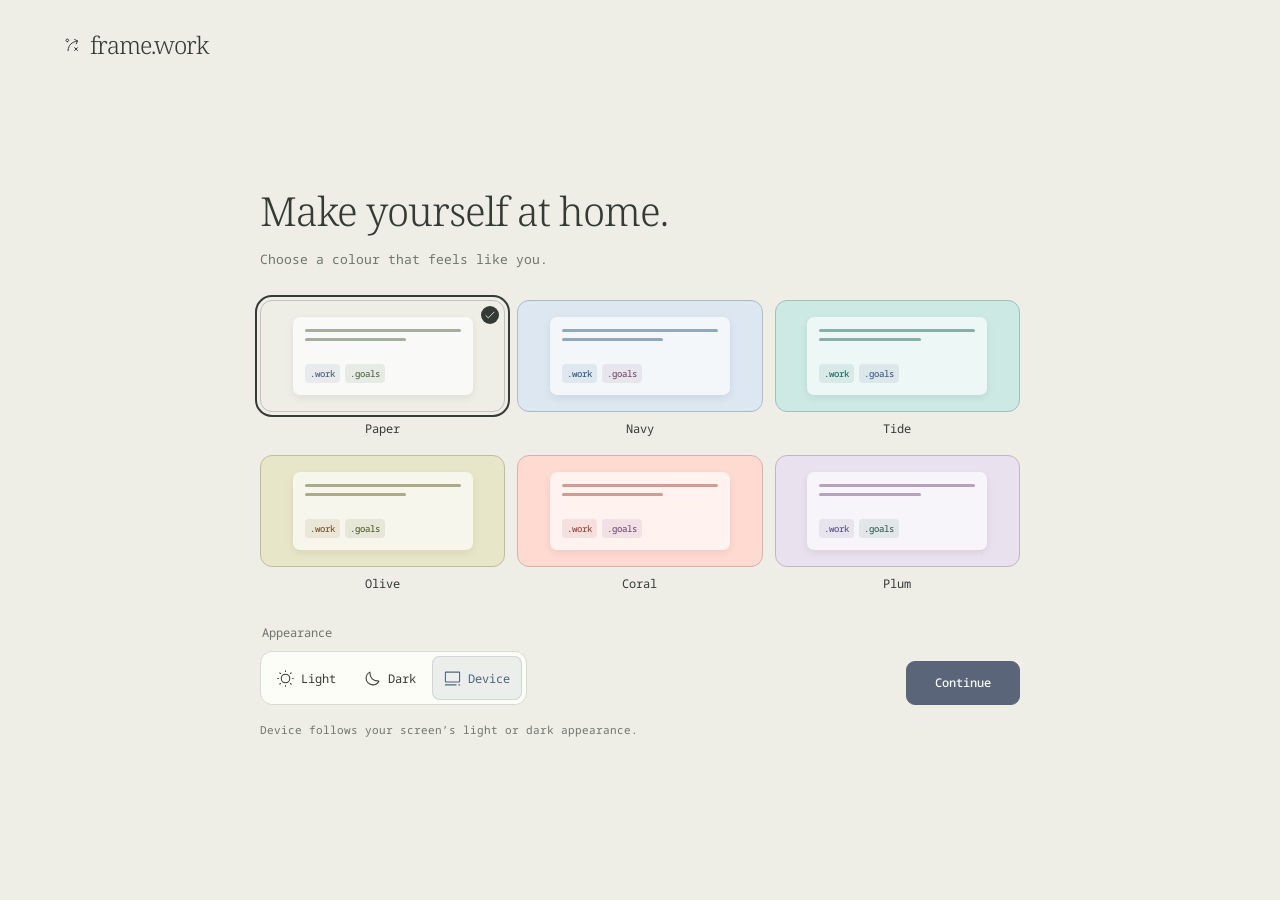
<file: index.html>
<!doctype html>
<html lang="en">
  <head>
    <meta charset="UTF-8" />
    <meta name="viewport" content="width=device-width,initial-scale=1" />
    <meta name="application-name" content="frame.work" />
    <title>frame.work · Goals &amp; progress</title>
    <link rel="icon" href="./favicon.ico" sizes="16x16 32x32 48x48" />
    <link rel="icon" type="image/svg+xml" href="./favicon.svg" sizes="any" />
    <script type="module" crossorigin src="./assets/index-BCAseM51.js"></script>
    <link rel="stylesheet" crossorigin href="./assets/index-CFaYDESq.css">
  </head>
  <body>
    <div id="root"></div>
  </body>
</html>
</file>
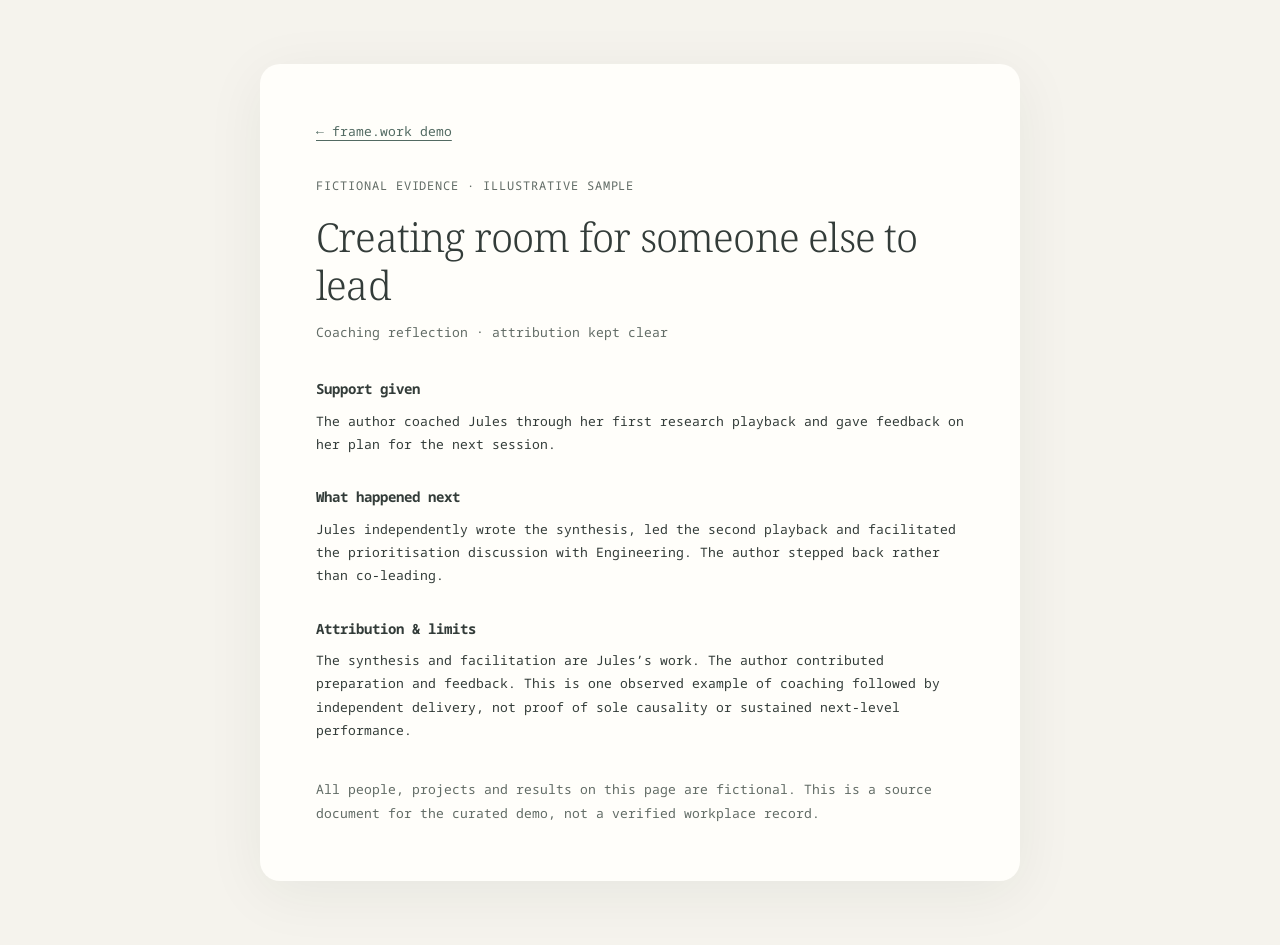
<file: evidence/aurora-coaching.html>
<!doctype html><html lang="en"><head><meta charset="utf-8"><meta name="viewport" content="width=device-width,initial-scale=1"><title>Creating room for someone else to lead · frame.work</title><link rel="icon" href="../favicon.ico" sizes="16x16 32x32 48x48"><link rel="icon" type="image/svg+xml" href="../favicon.svg" sizes="any"><link rel="stylesheet" href="./evidence.css"></head><body><main><a href="../">← frame.work demo</a><header><p class="eyebrow">Fictional evidence · illustrative sample</p><h1>Creating room for someone else to lead</h1><p class="subtitle">Coaching reflection · attribution kept clear</p></header><section><h2>Support given</h2><p>The author coached Jules through her first research playback and gave feedback on her plan for the next session.</p></section><section><h2>What happened next</h2><p>Jules independently wrote the synthesis, led the second playback and facilitated the prioritisation discussion with Engineering. The author stepped back rather than co-leading.</p></section><section><h2>Attribution &amp; limits</h2><p>The synthesis and facilitation are Jules’s work. The author contributed preparation and feedback. This is one observed example of coaching followed by independent delivery, not proof of sole causality or sustained next-level performance.</p></section><footer>All people, projects and results on this page are fictional. This is a source document for the curated demo, not a verified workplace record.</footer></main></body></html>
</file>
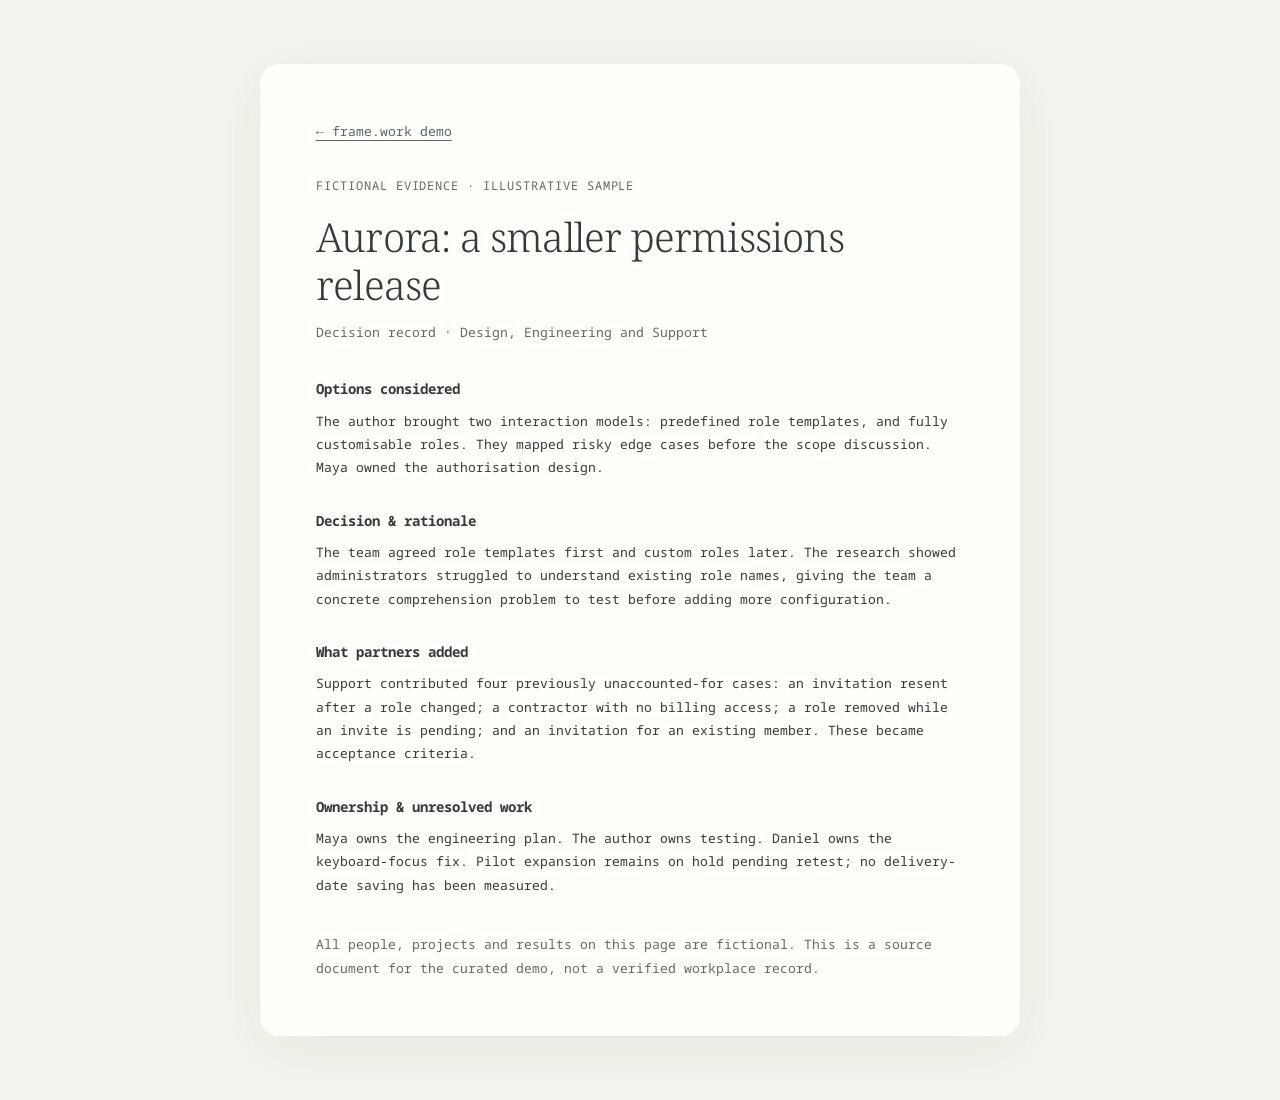
<file: evidence/aurora-decision.html>
<!doctype html><html lang="en"><head><meta charset="utf-8"><meta name="viewport" content="width=device-width,initial-scale=1"><title>Aurora: a smaller permissions release · frame.work</title><link rel="icon" href="../favicon.ico" sizes="16x16 32x32 48x48"><link rel="icon" type="image/svg+xml" href="../favicon.svg" sizes="any"><link rel="stylesheet" href="./evidence.css"></head><body><main><a href="../">← frame.work demo</a><header><p class="eyebrow">Fictional evidence · illustrative sample</p><h1>Aurora: a smaller permissions release</h1><p class="subtitle">Decision record · Design, Engineering and Support</p></header><section><h2>Options considered</h2><p>The author brought two interaction models: predefined role templates, and fully customisable roles. They mapped risky edge cases before the scope discussion. Maya owned the authorisation design.</p></section><section><h2>Decision &amp; rationale</h2><p>The team agreed role templates first and custom roles later. The research showed administrators struggled to understand existing role names, giving the team a concrete comprehension problem to test before adding more configuration.</p></section><section><h2>What partners added</h2><p>Support contributed four previously unaccounted-for cases: an invitation resent after a role changed; a contractor with no billing access; a role removed while an invite is pending; and an invitation for an existing member. These became acceptance criteria.</p></section><section><h2>Ownership &amp; unresolved work</h2><p>Maya owns the engineering plan. The author owns testing. Daniel owns the keyboard-focus fix. Pilot expansion remains on hold pending retest; no delivery-date saving has been measured.</p></section><footer>All people, projects and results on this page are fictional. This is a source document for the curated demo, not a verified workplace record.</footer></main></body></html>
</file>
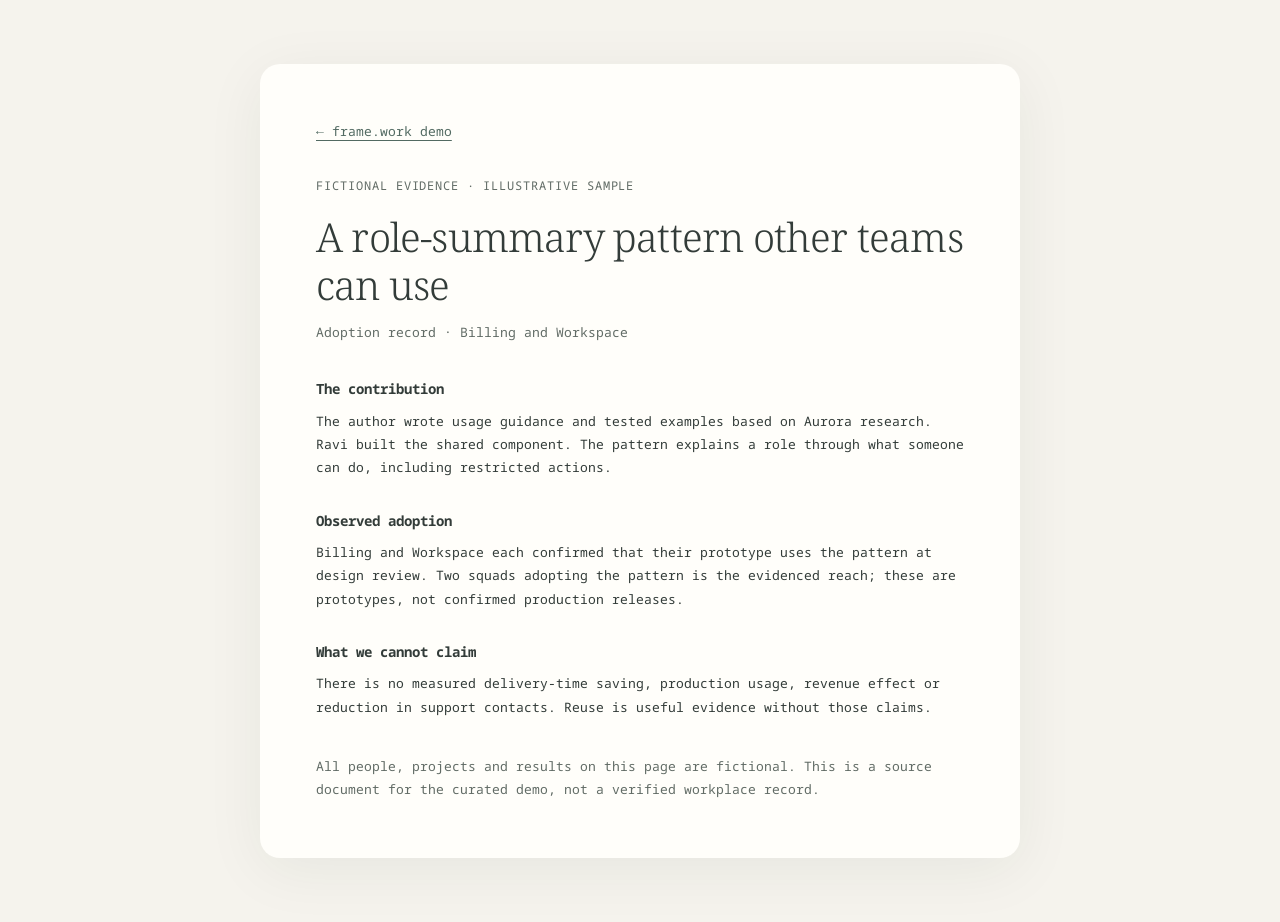
<file: evidence/aurora-pattern.html>
<!doctype html><html lang="en"><head><meta charset="utf-8"><meta name="viewport" content="width=device-width,initial-scale=1"><title>A role-summary pattern other teams can use · frame.work</title><link rel="icon" href="../favicon.ico" sizes="16x16 32x32 48x48"><link rel="icon" type="image/svg+xml" href="../favicon.svg" sizes="any"><link rel="stylesheet" href="./evidence.css"></head><body><main><a href="../">← frame.work demo</a><header><p class="eyebrow">Fictional evidence · illustrative sample</p><h1>A role-summary pattern other teams can use</h1><p class="subtitle">Adoption record · Billing and Workspace</p></header><section><h2>The contribution</h2><p>The author wrote usage guidance and tested examples based on Aurora research. Ravi built the shared component. The pattern explains a role through what someone can do, including restricted actions.</p></section><section><h2>Observed adoption</h2><p>Billing and Workspace each confirmed that their prototype uses the pattern at design review. Two squads adopting the pattern is the evidenced reach; these are prototypes, not confirmed production releases.</p></section><section><h2>What we cannot claim</h2><p>There is no measured delivery-time saving, production usage, revenue effect or reduction in support contacts. Reuse is useful evidence without those claims.</p></section><footer>All people, projects and results on this page are fictional. This is a source document for the curated demo, not a verified workplace record.</footer></main></body></html>
</file>
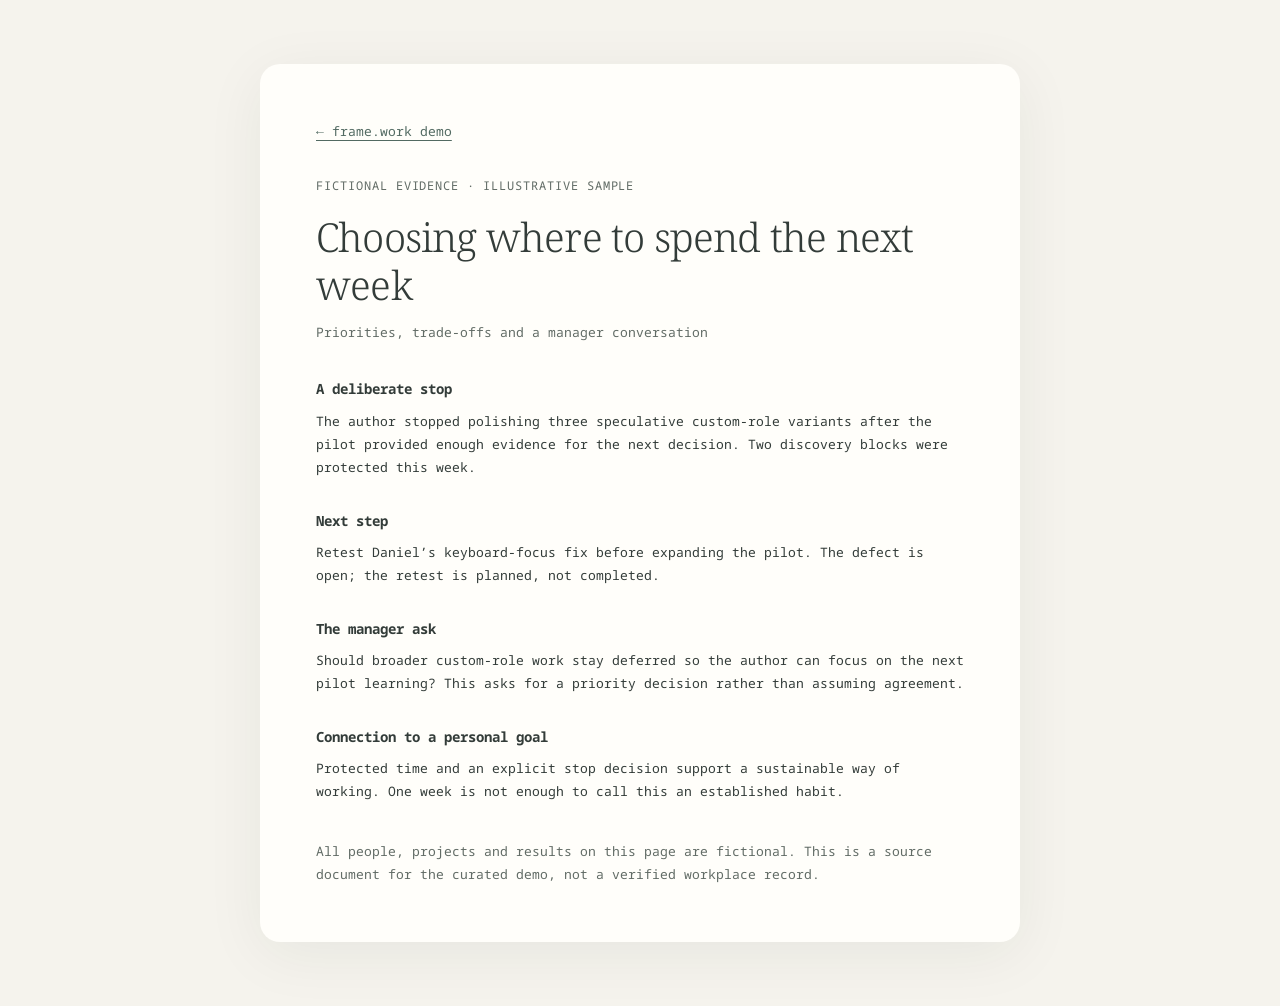
<file: evidence/aurora-priorities.html>
<!doctype html><html lang="en"><head><meta charset="utf-8"><meta name="viewport" content="width=device-width,initial-scale=1"><title>Choosing where to spend the next week · frame.work</title><link rel="icon" href="../favicon.ico" sizes="16x16 32x32 48x48"><link rel="icon" type="image/svg+xml" href="../favicon.svg" sizes="any"><link rel="stylesheet" href="./evidence.css"></head><body><main><a href="../">← frame.work demo</a><header><p class="eyebrow">Fictional evidence · illustrative sample</p><h1>Choosing where to spend the next week</h1><p class="subtitle">Priorities, trade-offs and a manager conversation</p></header><section><h2>A deliberate stop</h2><p>The author stopped polishing three speculative custom-role variants after the pilot provided enough evidence for the next decision. Two discovery blocks were protected this week.</p></section><section><h2>Next step</h2><p>Retest Daniel’s keyboard-focus fix before expanding the pilot. The defect is open; the retest is planned, not completed.</p></section><section><h2>The manager ask</h2><p>Should broader custom-role work stay deferred so the author can focus on the next pilot learning? This asks for a priority decision rather than assuming agreement.</p></section><section><h2>Connection to a personal goal</h2><p>Protected time and an explicit stop decision support a sustainable way of working. One week is not enough to call this an established habit.</p></section><footer>All people, projects and results on this page are fictional. This is a source document for the curated demo, not a verified workplace record.</footer></main></body></html>
</file>
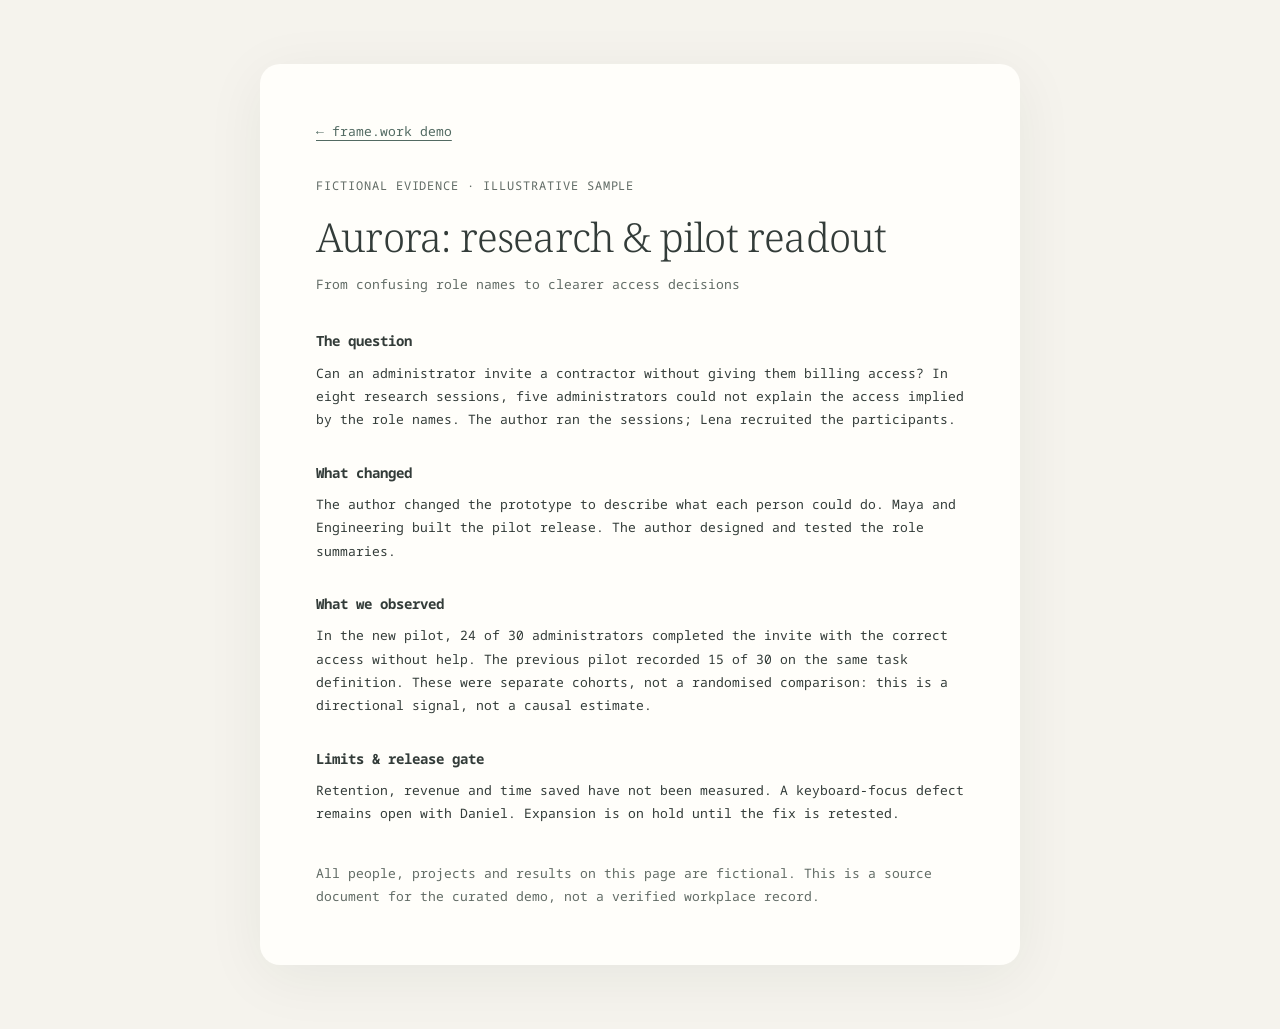
<file: evidence/aurora-research.html>
<!doctype html><html lang="en"><head><meta charset="utf-8"><meta name="viewport" content="width=device-width,initial-scale=1"><title>Aurora: research &amp; pilot readout · frame.work</title><link rel="icon" href="../favicon.ico" sizes="16x16 32x32 48x48"><link rel="icon" type="image/svg+xml" href="../favicon.svg" sizes="any"><link rel="stylesheet" href="./evidence.css"></head><body><main><a href="../">← frame.work demo</a><header><p class="eyebrow">Fictional evidence · illustrative sample</p><h1>Aurora: research &amp; pilot readout</h1><p class="subtitle">From confusing role names to clearer access decisions</p></header><section><h2>The question</h2><p>Can an administrator invite a contractor without giving them billing access? In eight research sessions, five administrators could not explain the access implied by the role names. The author ran the sessions; Lena recruited the participants.</p></section><section><h2>What changed</h2><p>The author changed the prototype to describe what each person could do. Maya and Engineering built the pilot release. The author designed and tested the role summaries.</p></section><section><h2>What we observed</h2><p>In the new pilot, 24 of 30 administrators completed the invite with the correct access without help. The previous pilot recorded 15 of 30 on the same task definition. These were separate cohorts, not a randomised comparison: this is a directional signal, not a causal estimate.</p></section><section><h2>Limits &amp; release gate</h2><p>Retention, revenue and time saved have not been measured. A keyboard-focus defect remains open with Daniel. Expansion is on hold until the fix is retested.</p></section><footer>All people, projects and results on this page are fictional. This is a source document for the curated demo, not a verified workplace record.</footer></main></body></html>
</file>
<file: assets/index-CFaYDESq.css>
@font-face{font-family:Noto Sans Mono Variable;font-style:normal;font-display:swap;font-weight:100 900;src:url(./noto-sans-mono-cyrillic-ext-wght-normal-CFdLnqWt.woff2) format("woff2-variations");unicode-range:U+0460-052F,U+1C80-1C8A,U+20B4,U+2DE0-2DFF,U+A640-A69F,U+FE2E-FE2F}@font-face{font-family:Noto Sans Mono Variable;font-style:normal;font-display:swap;font-weight:100 900;src:url(./noto-sans-mono-cyrillic-wght-normal-Bt8FJ3Mn.woff2) format("woff2-variations");unicode-range:U+0301,U+0400-045F,U+0490-0491,U+04B0-04B1,U+2116}@font-face{font-family:Noto Sans Mono Variable;font-style:normal;font-display:swap;font-weight:100 900;src:url(./noto-sans-mono-greek-ext-wght-normal-D70fr4An.woff2) format("woff2-variations");unicode-range:U+1F00-1FFF}@font-face{font-family:Noto Sans Mono Variable;font-style:normal;font-display:swap;font-weight:100 900;src:url(./noto-sans-mono-greek-wght-normal-CxbW-kt-.woff2) format("woff2-variations");unicode-range:U+0370-0377,U+037A-037F,U+0384-038A,U+038C,U+038E-03A1,U+03A3-03FF}@font-face{font-family:Noto Sans Mono Variable;font-style:normal;font-display:swap;font-weight:100 900;src:url(./noto-sans-mono-vietnamese-wght-normal-R4O-K-Ty.woff2) format("woff2-variations");unicode-range:U+0102-0103,U+0110-0111,U+0128-0129,U+0168-0169,U+01A0-01A1,U+01AF-01B0,U+0300-0301,U+0303-0304,U+0308-0309,U+0323,U+0329,U+1EA0-1EF9,U+20AB}@font-face{font-family:Noto Sans Mono Variable;font-style:normal;font-display:swap;font-weight:100 900;src:url(./noto-sans-mono-latin-ext-wght-normal-Co5HW6fV.woff2) format("woff2-variations");unicode-range:U+0100-02BA,U+02BD-02C5,U+02C7-02CC,U+02CE-02D7,U+02DD-02FF,U+0304,U+0308,U+0329,U+1D00-1DBF,U+1E00-1E9F,U+1EF2-1EFF,U+2020,U+20A0-20AB,U+20AD-20C0,U+2113,U+2C60-2C7F,U+A720-A7FF}@font-face{font-family:Noto Sans Mono Variable;font-style:normal;font-display:swap;font-weight:100 900;src:url(./noto-sans-mono-latin-wght-normal-BOJxtwUa.woff2) format("woff2-variations");unicode-range:U+0000-00FF,U+0131,U+0152-0153,U+02BB-02BC,U+02C6,U+02DA,U+02DC,U+0304,U+0308,U+0329,U+2000-206F,U+20AC,U+2122,U+2191,U+2193,U+2212,U+2215,U+FEFF,U+FFFD}@font-face{font-family:"Noto Serif Variable";font-style:normal;font-display:swap;font-weight:100 900;src:url(./noto-serif-cyrillic-ext-wght-normal-DwsuhU2Y.woff2) format("woff2-variations");unicode-range:U+0460-052F,U+1C80-1C8A,U+20B4,U+2DE0-2DFF,U+A640-A69F,U+FE2E-FE2F}@font-face{font-family:"Noto Serif Variable";font-style:normal;font-display:swap;font-weight:100 900;src:url(./noto-serif-cyrillic-wght-normal-CeZyc_3Q.woff2) format("woff2-variations");unicode-range:U+0301,U+0400-045F,U+0490-0491,U+04B0-04B1,U+2116}@font-face{font-family:"Noto Serif Variable";font-style:normal;font-display:swap;font-weight:100 900;src:url(./noto-serif-greek-ext-wght-normal-B0csX6R_.woff2) format("woff2-variations");unicode-range:U+1F00-1FFF}@font-face{font-family:"Noto Serif Variable";font-style:normal;font-display:swap;font-weight:100 900;src:url(./noto-serif-greek-wght-normal-BWSpOBI-.woff2) format("woff2-variations");unicode-range:U+0370-0377,U+037A-037F,U+0384-038A,U+038C,U+038E-03A1,U+03A3-03FF}@font-face{font-family:"Noto Serif Variable";font-style:normal;font-display:swap;font-weight:100 900;src:url(./noto-serif-math-wght-normal-ChZGBGZa.woff2) format("woff2-variations");unicode-range:U+0302-0303,U+0305,U+0307-0308,U+0310,U+0312,U+0315,U+031A,U+0326-0327,U+032C,U+032F-0330,U+0332-0333,U+0338,U+033A,U+0346,U+034D,U+0391-03A1,U+03A3-03A9,U+03B1-03C9,U+03D1,U+03D5-03D6,U+03F0-03F1,U+03F4-03F5,U+2016-2017,U+2034-2038,U+203C,U+2040,U+2043,U+2047,U+2050,U+2057,U+205F,U+2070-2071,U+2074-208E,U+2090-209C,U+20D0-20DC,U+20E1,U+20E5-20EF,U+2100-2112,U+2114-2115,U+2117-2121,U+2123-214F,U+2190,U+2192,U+2194-21AE,U+21B0-21E5,U+21F1-21F2,U+21F4-2211,U+2213-2214,U+2216-22FF,U+2308-230B,U+2310,U+2319,U+231C-2321,U+2336-237A,U+237C,U+2395,U+239B-23B7,U+23D0,U+23DC-23E1,U+2474-2475,U+25AF,U+25B3,U+25B7,U+25BD,U+25C1,U+25CA,U+25CC,U+25FB,U+266D-266F,U+27C0-27FF,U+2900-2AFF,U+2B0E-2B11,U+2B30-2B4C,U+2BFE,U+3030,U+FF5B,U+FF5D,U+1D400-1D7FF,U+1EE00-1EEFF}@font-face{font-family:"Noto Serif Variable";font-style:normal;font-display:swap;font-weight:100 900;src:url(./noto-serif-vietnamese-wght-normal-G-hP2cUo.woff2) format("woff2-variations");unicode-range:U+0102-0103,U+0110-0111,U+0128-0129,U+0168-0169,U+01A0-01A1,U+01AF-01B0,U+0300-0301,U+0303-0304,U+0308-0309,U+0323,U+0329,U+1EA0-1EF9,U+20AB}@font-face{font-family:"Noto Serif Variable";font-style:normal;font-display:swap;font-weight:100 900;src:url(./noto-serif-latin-ext-wght-normal-NX2Olof3.woff2) format("woff2-variations");unicode-range:U+0100-02BA,U+02BD-02C5,U+02C7-02CC,U+02CE-02D7,U+02DD-02FF,U+0304,U+0308,U+0329,U+1D00-1DBF,U+1E00-1E9F,U+1EF2-1EFF,U+2020,U+20A0-20AB,U+20AD-20C0,U+2113,U+2C60-2C7F,U+A720-A7FF}@font-face{font-family:"Noto Serif Variable";font-style:normal;font-display:swap;font-weight:100 900;src:url(./noto-serif-latin-wght-normal-DKWgU5qY.woff2) format("woff2-variations");unicode-range:U+0000-00FF,U+0131,U+0152-0153,U+02BB-02BC,U+02C6,U+02DA,U+02DC,U+0304,U+0308,U+0329,U+2000-206F,U+20AC,U+2122,U+2191,U+2193,U+2212,U+2215,U+FEFF,U+FFFD}:root{color-scheme:light;--work-tint: #eaf0f6;--work-ink: #4e647c;--work-edge: #d8e2ec;--work-hover: #dfe8f1;--goals-tint: #eaf0e5;--goals-ink: #52674b;--goals-edge: #d9e2d1;--goals-hover: #e0e9d9;--canvas: #eeeee7;--surface: #fdfdf8;--card: #fffffb;--hover: #f0f2e9;--border: #d8dccf;--soft: #edf0e6;--positive-bg: #edf2e6;--positive-ink: #4a6348;--error-bg: #fff0ea;--error-ink: #843d32;--error-border: #ddbeb4;--secondary-ink: #747b6c;--surface-edge: #ffffffb3;--primary-hover: #4b566b;font-family:Noto Sans Mono Variable,monospace;font-synthesis:none;color:var(--ink);background:var(--canvas);--ink: #353a34;--muted: #70756b;--line: #e3e5db;--blue: #5b6579;--focus-ring: #7a94ae;--space-1: 8px;--space-2: 12px;--space-3: 16px;--space-4: 24px;--space-5: 32px}*{box-sizing:border-box}body{margin:0}button,input,textarea,select{font:inherit;color:inherit}button,a,input,textarea,select{touch-action:manipulation}button{cursor:pointer;border:1px solid var(--border);border-radius:9px;padding:10px 14px;background:var(--card);font-size:12px;font-weight:500;line-height:1.4}button:hover:not(:disabled){background:var(--hover)}button:disabled{opacity:.45;cursor:not-allowed}a{color:var(--blue);text-underline-offset:3px}button:focus-visible,a:focus-visible,input:focus-visible,textarea:focus-visible,select:focus-visible,summary:focus-visible{outline:2px solid var(--focus-ring);outline-offset:2px}a:focus-visible,summary:focus-visible{border-radius:4px}input,textarea,select{background:var(--card);border:1px solid var(--border);border-radius:9px;padding:10px 14px;font-size:13px}textarea{width:100%;resize:vertical;line-height:1.6}input[type=checkbox]{width:16px;height:16px;flex-shrink:0;accent-color:var(--blue)}h1,h2,h3,p{margin-top:0}h2{font-size:14px;font-weight:500}.primary{background:var(--blue);border-color:var(--blue);color:#fff}.primary:hover:not(:disabled){background:var(--primary-hover)}.text-button{padding:0;background:none;border:0;color:var(--blue);font-size:12px;font-weight:400}.text-button:hover:not(:disabled){background:none;text-decoration:underline}.fine{color:var(--muted);font-size:12px;line-height:1.6}.kind,.eyebrow{display:block;font-size:10px;line-height:1.5;letter-spacing:.5px;color:var(--muted)}.hidden{display:none}.sr-only{position:absolute;width:1px;height:1px;margin:-1px;padding:0;overflow:hidden;clip:rect(0,0,0,0);white-space:nowrap;border:0}.app{position:relative;height:100dvh;width:100%;display:grid;grid-template-columns:minmax(0,1fr) clamp(360px,30vw,560px);overflow:hidden;background:var(--canvas)}.workspace{min-width:0;min-height:0}.layout{display:flow-root;height:100%}.workspace main{height:calc(100% - 24px);margin:12px;padding:32px;overflow-y:auto;overscroll-behavior:contain;min-width:0;background:var(--surface);border:1px solid var(--surface-edge);border-radius:24px;box-shadow:0 4px 20px #343c3010,0 1px 4px #343c3007}.work-header{display:flex;align-items:center;justify-content:space-between;gap:16px;margin-bottom:32px}.brand{font-family:"Noto Serif Variable",serif;font-size:26px;letter-spacing:-1px;font-weight:300;text-decoration:none;color:var(--ink);display:flex;align-items:center;gap:10px}.brandmark{font-family:Noto Sans Mono Variable,monospace;font-size:28px;color:var(--secondary-ink);line-height:1}.settings-button{display:flex;align-items:center;gap:8px;border:0;background:transparent;padding:8px;color:var(--muted);font-weight:400}.settings-button>span{font-size:17px}.section-heading h2,.context-board h1{font-family:Noto Sans Mono Variable,monospace;font-size:13px;font-weight:500;letter-spacing:0;margin:0}.section-heading{display:flex;align-items:center;justify-content:space-between;flex-wrap:wrap;gap:16px;margin-bottom:16px}.section-heading h2>span{display:inline-block;margin-left:10px;color:var(--muted);font-size:11px;font-weight:400}.work-search{position:relative;width:260px;max-width:100%;min-width:0}.work-search>.icon{position:absolute;inset-inline-start:12px;top:50%;transform:translateY(-50%);width:16px;height:16px;color:var(--muted);pointer-events:none}.work-search input{display:block;width:100%;min-width:0;min-height:40px;padding-inline:38px 12px;font-size:12px;line-height:1.5}@media(pointer:coarse){.work-search input{min-height:44px}}.work-grid{display:grid;grid-template-columns:repeat(auto-fill,minmax(230px,1fr));gap:16px}.work-card{height:280px;min-width:0}.work-card-open{display:flex;flex-direction:column;width:100%;height:100%;text-align:left;padding:24px;border:1px solid var(--border);border-radius:24px;background:var(--card);box-shadow:0 2px 8px #55564404;font-weight:400}.work-card-open:hover:not(:disabled){background:var(--hover);border-color:var(--border);box-shadow:0 6px 18px #5556440a}.work-card-open>time,.work-card-open>.kind{font-size:11px;color:var(--muted)}.work-card-open>p{font-family:"Noto Serif Variable",serif;font-size:24px;font-weight:300;line-height:1.3;letter-spacing:-.5px;margin:16px 0;overflow:hidden;overflow-wrap:anywhere;display:-webkit-box;-webkit-line-clamp:5;-webkit-box-orient:vertical}.work-card-bottom{margin-top:auto;width:100%;display:flex;align-items:center;justify-content:space-between;gap:8px;font-size:11px;line-height:1.4;color:var(--muted)}.work-card-bottom>span:last-child{margin-left:auto;font-size:16px}.empty{padding:40px 24px;text-align:center;border:1px dashed var(--border);border-radius:24px;color:var(--muted)}.empty>span{display:none}.empty h3{font-family:"Noto Serif Variable",serif;font-size:24px;color:var(--ink);font-weight:300;margin-bottom:12px}.empty p{font-size:13px;line-height:1.6;max-width:380px;margin:0 auto}.selection-bar{position:sticky;bottom:0;display:flex;align-items:center;justify-content:space-between;gap:16px;margin-top:24px;padding:12px 16px;background:var(--soft);border:1px solid var(--border);border-radius:12px;box-shadow:0 6px 20px #343c3010;font-size:12px}.error{padding:12px 16px;color:var(--error-ink);background:var(--error-bg);border:1px solid var(--error-border);border-radius:9px;font-size:12px;line-height:1.6;margin:0 0 16px}.notice{padding:10px 14px;background:var(--positive-bg);color:var(--positive-ink);border-radius:9px;font-size:12px;line-height:1.5;margin-bottom:20px}.note-modal{--modal-accent: var(--work-ink);--modal-tint: var(--work-tint);position:fixed;inset:auto 0 max(24px,env(safe-area-inset-bottom));margin:0 auto;width:min(680px,calc(100vw - 32px));max-height:calc(100dvh - max(24px,env(safe-area-inset-bottom)) - 24px);overflow-y:auto;border:1px solid color-mix(in srgb,var(--modal-accent) 22%,var(--card));border-radius:28px;padding:24px;color:var(--ink);background:color-mix(in srgb,var(--modal-tint) 30%,var(--card));box-shadow:0 16px 64px color-mix(in srgb,var(--ink) 16%,transparent),0 2px 6px #00000008;overscroll-behavior:contain;transform-origin:50% 100%}.note-modal:is(.tracking-modal,.cycle-modal,.context-dialog){--modal-accent: var(--goals-ink);--modal-tint: var(--goals-tint)}.note-modal::backdrop{background:color-mix(in srgb,var(--ink) 10%,transparent);-webkit-backdrop-filter:blur(3px);backdrop-filter:blur(3px)}:root[data-theme=dark] .note-modal::backdrop{background:color-mix(in srgb,var(--surface) 28%,transparent)}.note-modal>.note-modal-heading{display:grid;grid-template-columns:44px minmax(0,1fr) 44px;gap:20px 12px;align-items:center}.note-modal>.note-modal-heading>:is(h2,div){grid-column:1 / -1;grid-row:2;min-width:0}.note-modal>.note-modal-heading h2{font-size:23px;line-height:1.3;overflow-wrap:anywhere}.note-modal>.note-modal-heading>button{grid-column:3;grid-row:1;width:44px;height:44px;background:transparent;color:var(--muted)}.modal-symbol{position:relative;grid-column:1;grid-row:1;display:grid;place-items:center;width:44px;height:44px;border-radius:14px;background:var(--modal-accent);color:var(--card);rotate:-7deg}:root[data-theme=dark] .modal-symbol{color:var(--canvas)}.modal-symbol>.icon{width:23px;height:23px}.modal-symbol>span{position:absolute;right:-8px;bottom:-3px;display:grid;place-items:center;width:23px;height:23px;border-radius:8px;background:var(--card);color:var(--modal-accent);border:2px solid var(--modal-tint);rotate:14deg}.modal-symbol>span .icon{width:14px;height:14px}@media(prefers-reduced-motion:no-preference){:root:not([data-reduce-motion=true]) .note-modal[open]{animation:modal-unfold .44s cubic-bezier(.16,1,.3,1) both}:root:not([data-reduce-motion=true]) .note-modal[open] .modal-symbol{animation:modal-symbol .44s cubic-bezier(.16,1,.3,1) both}}@keyframes modal-unfold{0%{clip-path:inset(70% 38% 0 round 28px);transform:translateY(12px) scale(.97);opacity:0}25%{opacity:1}to{clip-path:inset(0 round 28px);transform:translateY(0) scale(1);opacity:1}}@keyframes modal-symbol{0%{rotate:-17deg}to{rotate:-7deg}}.note-modal-heading{display:flex;align-items:center;justify-content:space-between;gap:16px;margin-bottom:24px}.note-modal-heading h2{font-family:"Noto Serif Variable",serif;font-weight:300;font-size:26px;margin:0;letter-spacing:-.5px}.note-modal-heading>button{width:32px;height:32px;border:0;padding:0;border-radius:50%;background:var(--soft);font-size:22px;font-weight:400;flex-shrink:0}.note-modal .eyebrow{margin:0 0 8px}.note-detail{margin:0}.entry-meta{display:flex;align-items:center;justify-content:space-between;gap:12px;font-size:11px;color:var(--muted);margin-bottom:24px}.entry-meta>span{background:var(--soft);padding:4px 8px;border-radius:6px}.note-editor{font-family:"Noto Serif Variable",serif;font-weight:300;font-size:22px;padding:16px;border-radius:12px;margin-top:8px;min-height:160px}.note-edit-actions{display:flex;align-items:center;flex-wrap:wrap;gap:12px;margin:16px 0 24px}details{margin:24px 0}summary{font-size:12px;font-weight:500;cursor:pointer}summary .fine{margin-left:8px;font-size:11px;font-weight:400}.note-history{font-size:12px;line-height:1.6}.note-history p,blockquote{white-space:pre-wrap;overflow-wrap:anywhere}blockquote{margin:16px 0;border-left:2px solid var(--border);padding-left:16px;font-size:13px;line-height:1.6}blockquote p{margin-bottom:8px}blockquote small{font-size:10px;color:var(--muted)}.suggestions{border-left:2px solid var(--border);background:var(--soft);margin-top:12px;padding:0 16px;border-radius:0 8px 8px 0}.suggestion{padding:16px 0;border-bottom:1px solid var(--line);font-size:12px}.suggestion:last-child{border:0}.suggestion b{display:block;margin-top:4px;font-weight:500;font-size:13px}.suggestion p{color:var(--muted);line-height:1.6;margin:8px 0}.decision{display:flex;gap:8px;align-items:center;margin-top:12px}.decision button{padding:6px 10px;font-size:11px}.reviewed{border-top:1px solid var(--line);padding-top:24px;margin-top:24px}.chips{display:flex;flex-wrap:wrap;gap:8px;margin:12px 0}.chip{display:inline-flex;align-items:center;gap:8px;padding:3px 8px 3px 10px;background:var(--positive-bg);color:var(--positive-ink);border-radius:6px;font-size:11px}.chip button{border:0;padding:0 3px;background:transparent;color:inherit;font-size:18px}.evidence-check{display:flex;align-items:center;gap:8px;font-size:12px;margin-top:16px;color:var(--muted)}.settings-modal,.update-modal{width:min(760px,calc(100vw - 32px))}.settings-modal .work-grid{grid-template-columns:repeat(2,minmax(0,1fr))}.context-board .section-heading{margin-bottom:16px}.context-about{font-size:12px;color:var(--muted);line-height:1.6;margin:24px 0 0}.context-about summary{font-weight:400}.context-about>b{display:block;margin-top:16px}.settings-footer{display:flex;align-items:center;justify-content:space-between;flex-wrap:wrap;gap:16px;border-top:1px solid var(--line);padding-top:24px;margin-top:24px}.local{display:flex;align-items:center;gap:8px;color:var(--muted);font-size:11px}.local>span{width:6px;height:6px;border-radius:50%;background:#65836b;flex-shrink:0}.context-row{display:flex;align-items:flex-start;justify-content:space-between;gap:16px;padding:16px 0;border-bottom:1px solid var(--line);font-size:13px}.context-row:last-child{border:0}.context-row b{display:block;font-weight:500;margin:4px 0}.context-row small{font-size:11px;color:var(--muted)}.context-row a{font-size:11px;white-space:nowrap}.panel{margin:24px 0 0}.panel+.panel{border-top:1px solid var(--line);padding-top:24px}.panel>.fine{margin-top:8px}.update-dates{display:flex;gap:16px}.update-dates label{display:grid;gap:8px;font-size:12px;color:var(--muted)}.update-dates label{flex:1;min-width:0}.update-dates input{min-width:0;width:100%}.evidence-list{display:grid;gap:12px;max-height:280px;overflow-y:auto;margin:16px 0}.evidence-list label{display:flex;align-items:flex-start;gap:12px;font-size:13px;line-height:1.6}.evidence-list small{display:block;font-size:11px;color:var(--muted)}.draft-picker{display:grid;gap:6px;font-size:11px;color:var(--muted)}.draft-picker select{max-width:210px;font-size:11px}.draft-body{font-size:13px;margin:0 0 16px}.conversation{display:flex;flex-direction:column;min-width:0;min-height:0;padding:24px 24px 16px 16px}.conversation-thread{flex:1;min-height:0;overflow-y:auto;padding:24px 4px 28px 0;scroll-padding-block:28px;overscroll-behavior:contain;scrollbar-width:thin;-webkit-mask-image:linear-gradient(to bottom,transparent,#000 24px,#000 calc(100% - 28px),transparent);mask-image:linear-gradient(to bottom,transparent,#000 24px,#000 calc(100% - 28px),transparent)}.companion-message{font-size:13px;line-height:1.6;margin:8px 20px 32px 0;padding:0;color:color-mix(in srgb,var(--ink) 84%,var(--canvas));background:transparent;border:0;border-radius:0;overflow-wrap:anywhere}.companion-message p{margin:0 0 8px}.companion-message .text-button,.conversation-welcome{margin-top:8px}.user-message{position:relative;width:fit-content;max-width:100%;margin:0 0 36px auto;text-align:start;padding:12px 16px;background:var(--work-tint);border:0;border-radius:16px;font-size:13px;line-height:1.6}.user-message p{margin:0 0 8px;white-space:pre-wrap;overflow-wrap:anywhere}.user-message time{display:block;text-align:right;color:var(--secondary-ink);font-size:13px}.conversation-connections{display:grid;gap:12px;list-style:none;padding:0;margin:16px 0 8px}.connection-state{display:block;font-size:13px;color:var(--muted);margin-bottom:2px}.coach-reflection{margin-top:-8px}#note-connections-heading:focus-visible{outline:2px solid var(--focus-ring);outline-offset:4px;border-radius:4px}.conversation-compose{flex-shrink:0;padding-top:16px}.capture{background:var(--card);border:1px solid var(--border);border-radius:18px;overflow:hidden}.capture:has(textarea:focus-visible){border-color:var(--focus-ring);outline:2px solid var(--focus-ring);outline-offset:2px}.capture textarea{display:block;resize:none;background:transparent;border:0;border-radius:17px 17px 0 0;font-size:13px;padding:16px 16px 8px;min-height:72px;max-height:180px}.capture textarea:focus-visible{outline:none}.capture textarea::placeholder{color:var(--secondary-ink)}.capture-footer{display:flex;align-items:center;justify-content:space-between;gap:8px;padding:8px 12px 12px 16px}.capture-footer .text-button{font-size:11px;color:var(--muted)}.capture-footer .primary{display:grid;place-items:center;width:30px;height:30px;padding:0;border-radius:50%;border:0;font-size:20px}.composer-hint{font-size:13px;text-align:center;color:var(--muted);margin:8px 0 0}@media(max-width:1100px){.workspace main{padding:24px}}@media(max-width:720px){.workspace main{height:calc(100% - 12px);margin:6px;border-radius:18px;padding:20px 16px}.work-header{margin-bottom:24px}.brand{font-size:24px}.work-grid{grid-template-columns:repeat(2,minmax(0,1fr));gap:12px}.work-card{height:224px}.work-card-open{padding:16px;border-radius:20px}.work-card-open>p{font-size:20px;-webkit-line-clamp:5}.work-card-bottom{font-size:10px}.work-board .work-card-bottom>span:first-child{max-width:95px}.section-heading{gap:12px}.section-heading h2>span{margin-left:8px;font-size:10px}.section-heading>label,.section-heading input[type=search]{width:100%}.selection-bar{font-size:11px;padding:10px 12px;gap:8px}.selection-bar button{font-size:11px;padding:8px}.note-modal{padding:20px;max-height:calc(100dvh - max(24px,env(safe-area-inset-bottom)) - 24px);border-radius:28px}.note-modal-heading h2{font-size:24px}.draft-actions{display:grid}.conversation{padding:8px 16px}.conversation-compose{padding-top:8px}.capture textarea{min-height:48px;max-height:90px;padding:10px 14px 4px}.capture-footer{padding:4px 12px 8px 14px}.composer-hint{margin-top:4px;font-size:13px}}.icon{width:16px;height:16px;stroke-width:1.5;vertical-align:-3px;flex-shrink:0}.brandmark{display:inline-flex}.brandmark .icon{width:28px;height:28px}.settings-button .icon{width:18px;height:18px}.note-modal-heading>button,.chip button{display:grid;place-items:center}.note-modal-heading>button .icon{width:18px;height:18px}.chip button .icon{width:14px;height:14px}.work-card-bottom>.icon{margin-left:auto}.capture-footer .primary .icon{width:18px;height:18px}:root[data-theme=dark]{color-scheme:dark;--work-tint: #2c3944;--work-ink: #b4c9db;--work-edge: #3d5060;--work-hover: #364959;--goals-tint: #333e30;--goals-ink: #bfd1af;--goals-edge: #475942;--goals-hover: #404e39;--ink: #e2e7df;--muted: #a8b2a5;--line: #414b42;--blue: #a9bbd7;--focus-ring: #8ca9c5;--canvas: #1c201f;--surface: #242927;--card: #2b312e;--hover: #343d37;--border: #485249;--soft: #333d35;--positive-bg: #2d4031;--positive-ink: #b4d3ac;--error-bg: #472e29;--error-ink: #f0b6a5;--error-border: #825448;--secondary-ink: #acb7a5;--surface-edge: #ffffff12;--primary-hover: #6c7c98}:root[data-theme=dark] .primary{color:#1c2633}.link-chip{display:inline-flex;align-items:center;gap:4px;max-width:100%;padding:2px 6px;border-radius:6px;font-family:Noto Sans Mono Variable,monospace;font-size:11px;font-weight:500;line-height:1.5;vertical-align:baseline;text-decoration:none;letter-spacing:0;white-space:nowrap;background:#e1ebf6;color:#34587a}.link-chip>span{overflow:hidden;text-overflow:ellipsis}.link-chip .icon{width:13px;height:13px}a.link-chip:hover{text-decoration:underline}.link-chip-figma{background:#eee2fb;color:#7343a0}.link-chip-notion{background:#e8e6df;color:#4e5049}.link-chip-slack{background:#f7dfea;color:#873d66}:root[data-theme=dark] .link-chip{background:#2b435b;color:#c1dcf5}:root[data-theme=dark] .link-chip-figma{background:#49345c;color:#e3c5ff}:root[data-theme=dark] .link-chip-notion{background:#464840;color:#e1e4d7}:root[data-theme=dark] .link-chip-slack{background:#593449;color:#f3c2dc}.coach-question{margin-top:16px!important;font-weight:500}.note-heading-actions{display:flex;gap:8px}.note-heading-actions button{display:grid;place-items:center;width:32px;height:32px;padding:0;border:0;border-radius:50%;background:var(--soft)}.confirmation-modal{width:min(420px,calc(100vw - 32px))}.confirmation-modal .note-modal-heading{margin-bottom:16px}.confirmation-modal>.fine{margin-bottom:24px}.confirmation-actions{display:flex;justify-content:flex-end;gap:8px}.danger{color:var(--error-ink);background:var(--error-bg);border-color:var(--error-border)}.danger:hover:not(:disabled){background:var(--error-bg);border-color:var(--error-ink)}.note-heading-actions{align-items:center}.note-save-status{margin-right:8px;white-space:nowrap}.note-more{position:relative}.note-more>button{color:var(--muted)}.note-actions-menu{position:absolute;z-index:2;right:0;top:calc(100% + 8px);width:230px;padding:6px;background:var(--surface);border:1px solid var(--border);border-radius:12px;box-shadow:0 8px 24px #0002}.note-actions-menu>button{display:flex;align-items:center;justify-content:flex-start;gap:8px;width:100%;height:auto;border-radius:8px;padding:10px;background:transparent;white-space:nowrap;font-weight:400}.note-actions-menu>.remove-note{color:var(--error-ink)}.writer-settings{margin-bottom:24px;padding-bottom:24px;border-bottom:1px solid var(--line)}.writer-settings form{display:grid;gap:12px}.writer-settings label{display:grid;gap:8px;font-size:12px}.writer-settings input{width:100%;min-width:0}.writer-settings form>button{justify-self:start}.writer-settings .section-heading{margin-bottom:12px}.writer-settings>.fine{margin:12px 0}.brand{gap:2px}.brand-home{display:inline-flex;align-items:center;gap:10px;color:inherit;text-decoration:none}[data-section=work]{--section-tint: var(--work-tint);--section-ink: var(--work-ink);--section-edge: var(--work-edge);--section-hover: var(--work-hover)}[data-section=goals]{--section-tint: var(--goals-tint);--section-ink: var(--goals-ink);--section-edge: var(--goals-edge);--section-hover: var(--goals-hover)}.section-switch{position:relative;margin:0}.section-switch>summary{color:var(--section-ink);background:var(--section-tint);display:flex;align-items:center;gap:6px;padding:2px 6px;border:1px solid var(--section-edge);border-radius:8px;font:inherit;letter-spacing:inherit;list-style:none}.section-switch>summary::-webkit-details-marker{display:none}.section-switch>summary>.icon{width:14px;height:14px;color:inherit}.section-switch>summary:hover,.section-switch[open]>summary{background:var(--section-hover);border-color:var(--section-edge)}.section-options{position:absolute;z-index:3;top:calc(100% + 8px);left:0;min-width:140px;padding:6px;border:1px solid var(--border);border-radius:12px;background:var(--surface);box-shadow:0 8px 24px #0002}.section-options>button{display:flex;align-items:center;justify-content:space-between;gap:20px;width:100%;border:0;background:transparent;text-align:left;font-family:Noto Sans Mono Variable,monospace}.section-options>button{color:var(--section-ink);background:var(--section-tint)}.section-options>button+button{margin-top:4px}.section-options>button:hover:not(:disabled),.section-options>button[aria-current=page]{background:var(--section-hover)}.app.goals-setup{grid-template-columns:minmax(0,1fr);grid-template-rows:minmax(0,1fr)}.goals-setup .workspace-page{min-height:100%;display:flex;flex-direction:column}.goals-stage{flex:1;display:grid;place-items:center;padding:24px 0 80px}.goals-composer{width:min(640px,100%)}.goals-composer .capture-footer{justify-content:flex-end}@media(max-width:720px){.goals-stage{padding-bottom:48px}}@media(prefers-reduced-motion:no-preference){.workspace main{view-transition-name:workspace}.brandmark{view-transition-name:brand-icon}.section-switch>summary{view-transition-name:section-chip}.conversation{view-transition-name:coach-panel}.goals-composer{view-transition-name:goal-composer}::view-transition-group(*){animation-duration:.44s;animation-timing-function:cubic-bezier(.22,1,.36,1)}::view-transition-old(root),::view-transition-new(root){animation:none}::view-transition-old(workspace){animation:section-fade-out .16s ease-out both}::view-transition-new(workspace){animation:section-fade-in .28s .1s ease-out both}::view-transition-old(brand-icon){animation:icon-away .14s ease-in both}::view-transition-new(brand-icon){animation:icon-arrive .38s 80ms cubic-bezier(.2,.8,.2,1) both}::view-transition-old(section-chip){animation:section-fade-out .12s ease-out both}::view-transition-new(section-chip){animation:chip-arrive .3s 70ms cubic-bezier(.22,1,.36,1) both}::view-transition-old(coach-panel){animation:coach-away .18s ease-in both}::view-transition-new(coach-panel){animation:section-fade-in .3s .1s ease-out both}::view-transition-new(goal-composer){animation:composer-arrive .48s .1s cubic-bezier(.22,1,.36,1) both}}@keyframes section-fade-out{to{opacity:0}}@keyframes section-fade-in{0%{opacity:0}to{opacity:1}}@keyframes icon-away{to{opacity:0;transform:rotate(-12deg) scale(.85)}}@keyframes icon-arrive{0%{opacity:0;transform:rotate(16deg) scale(.78)}65%{opacity:1;transform:rotate(-4deg) scale(1.06)}to{opacity:1;transform:rotate(0) scale(1)}}@keyframes chip-arrive{0%{opacity:0;transform:translateY(5px)}to{opacity:1;transform:translateY(0)}}@keyframes coach-away{to{opacity:0;transform:translate(12px)}}@keyframes composer-arrive{0%{opacity:0;transform:translateY(14px) scale(.97)}75%{opacity:1;transform:translateY(-2px) scale(1.005)}to{opacity:1;transform:translateY(0) scale(1)}}@media(prefers-reduced-motion:no-preference){.brand-home:focus-visible .brandmark .icon{animation:brand-hello .46s ease-out;transform-origin:50% 65%}@media(hover:hover){.brand-home:hover .brandmark .icon{animation:brand-hello .46s ease-out;transform-origin:50% 65%}}}@keyframes brand-hello{0%,to{transform:translateY(0) rotate(0) scale(1)}30%{transform:translateY(-2px) rotate(-7deg) scale(1.04)}60%{transform:translateY(0) rotate(4deg) scale(1.02)}80%{transform:translateY(-1px) rotate(-2deg) scale(1)}}.goals-setup .workspace-page{height:100%;min-height:0}.goals-stage{min-height:0;padding:0 0 12px}.goals-experience{width:min(760px,100%);height:100%;min-height:0;display:flex;flex-direction:column;margin-inline:auto}.goals-experience.is-starting{justify-content:center;padding-bottom:64px}.goals-thread{flex:1;min-height:0;overflow-y:auto;overscroll-behavior:contain;scrollbar-width:thin;padding:0 8px}.is-starting .goals-thread{flex:0 1 auto;text-align:center;padding-bottom:16px}.goals-opening h1{font-family:"Noto Serif Variable",serif;font-size:30px;font-weight:300;letter-spacing:-.6px;margin-bottom:16px}.goals-opening p{font-size:13px;line-height:1.7;max-width:56ch;margin:0 auto 24px;color:var(--muted)}.goals-thread .user-message{background:var(--goals-tint);border-color:var(--goals-edge)}.goals-thread .companion-message{margin-right:48px}.goals-reply{white-space:pre-wrap}.goals-experience .goals-composer{width:100%;flex-shrink:0}.goals-composer .capture-footer{justify-content:space-between}.goals-composer .capture-footer>.fine{font-size:13px}@media(max-width:720px){.goals-experience.is-starting{padding-bottom:24px}.goals-opening h1{font-size:25px}.goals-thread .companion-message{margin-right:12px}.goals-experience>.composer-hint{line-height:1.5}}.goal-mode-select{width:auto;max-width:160px;padding:4px 24px 4px 6px;margin-left:-6px;border:1px solid transparent;border-radius:6px;background-color:transparent;color:var(--muted);font-size:13px;cursor:pointer}.goal-mode-select:hover:not(:disabled){border-color:var(--border);background-color:var(--soft)}.goal-mode-select:disabled{cursor:default}.mobile-navigation{display:none}@media(max-width:1023px){.app{grid-template-columns:minmax(0,1fr);grid-template-rows:minmax(0,1fr)}.app.has-coach{isolation:isolate;position:relative}.app.has-coach>.conversation>.conversation-thread,.app.has-coach>.conversation>.conversation-compose{width:min(100%,680px);margin-inline:auto}.app.has-coach>.workspace,.app.has-coach>.conversation{grid-area:1 / 1;touch-action:pan-y pinch-zoom}.app.has-coach>.conversation{z-index:0;padding:20px 16px calc(44px + env(safe-area-inset-bottom))}.app.has-coach .workspace main{height:calc(100% - 50px - env(safe-area-inset-bottom))}.app.has-coach .conversation .composer-hint{display:none}.app.has-coach>.workspace{z-index:1;background:var(--canvas);transform:translate(0);visibility:visible;transition:transform .42s cubic-bezier(.22,1,.36,1),visibility 0s}.app.has-coach.mobile-view-chat>.workspace{transform:translate(-105%);visibility:hidden;transition:transform .42s cubic-bezier(.22,1,.36,1),visibility 0s .42s}.mobile-navigation{--page-offset: 0px;--page-ink: var(--work-ink);position:absolute;bottom:env(safe-area-inset-bottom);left:50%;transform:translate(-50%);display:flex;z-index:2;height:44px}.goals-mode .mobile-navigation{--page-ink: var(--goals-ink)}.mobile-view-chat .mobile-navigation{--page-offset: 24px}.mobile-navigation:before{content:"";position:absolute;left:25px;top:calc(50% - 2.5px);width:14px;height:5px;border-radius:999px;background:var(--page-ink);transform:translate(var(--page-offset)) scaleX(1);transition:transform .34s cubic-bezier(.22,1,.36,1),background .16s;pointer-events:none}.mobile-navigation:active:before{transform:translate(var(--page-offset)) scaleX(1.18)}.mobile-navigation button{--dot-shift: 10px;width:44px;height:44px;padding:0;display:grid;place-items:center;border:0;border-radius:999px;background:transparent}.mobile-navigation button:last-child{--dot-shift: -10px}.mobile-navigation button:hover:not(:disabled){background:transparent}.page-dot{display:block;width:5px;height:5px;border-radius:999px;background:color-mix(in srgb,var(--muted) 35%,transparent);transform:translate(var(--dot-shift));transition:background .16s,transform .12s}.mobile-navigation button:hover .page-dot{background:var(--muted)}.mobile-navigation button[aria-pressed=true] .page-dot{background:transparent}.mobile-navigation button:active .page-dot{transform:translate(var(--dot-shift)) scale(.8)}.mobile-navigation button:focus-visible{outline:none}.mobile-navigation button:focus-visible .page-dot{outline:2px solid var(--focus-ring);outline-offset:6px}@media(prefers-reduced-motion:reduce){.app.has-coach>.workspace,.app.has-coach.mobile-view-chat>.workspace,.page-dot,.mobile-navigation:before{transition:none}.mobile-navigation:active:before{transform:translate(var(--page-offset))}.mobile-navigation button:active .page-dot{transform:translate(var(--dot-shift))}}}.goal-starters{flex-shrink:0;display:flex;gap:8px;width:100%;overflow-x:auto;padding:4px 4px 12px;scrollbar-width:thin}.goal-starters button{flex:1 0 160px;min-height:72px;padding:12px;text-align:left;border-radius:14px;background:var(--surface);border-color:var(--goals-edge)}.goal-starters button:hover:not(:disabled){background:var(--goals-tint)}.goal-starters button>span{display:block;color:var(--goals-ink);font-size:13px}.goal-starters small{display:block;margin-top:6px;color:var(--muted);font-size:13px}.goal-starters button>.icon{display:block;width:20px;height:20px;margin-bottom:10px;color:var(--goals-ink)}.goals-tracking-bar{display:flex;align-items:center;justify-content:space-between;gap:12px;flex-shrink:0;padding-bottom:16px}.goals-tracking-bar button{display:inline-flex;align-items:center;gap:8px;color:var(--goals-ink);background:var(--goals-tint);border-color:var(--goals-edge)}.tracking-modal,.reminder-modal{width:min(560px,calc(100% - 32px))}.tracking-modal textarea{display:block;width:100%;margin:8px 0 20px;padding:14px;resize:vertical;background:var(--card);border:1px solid var(--border);border-radius:14px;font-size:13px;line-height:1.6}.reminder-settings{padding-block:24px;border-bottom:1px solid var(--line)}.reminder-settings h2{display:flex;align-items:center;gap:8px}.reminder-settings>button+button{margin-left:16px}.reminder-schedule{display:flex;gap:16px;margin-top:20px}.reminder-schedule>div{display:flex;flex:1;flex-direction:column;gap:8px;min-width:0;font-size:12px}.reminder-schedule input,.reminder-schedule select{width:100%;min-height:44px}.reminder-channel{display:flex;align-items:flex-start;gap:12px;margin:20px 0;font-size:13px;line-height:1.6}.reminder-channel input{width:20px;height:20px;flex-shrink:0;margin:0;accent-color:var(--work-ink)}.reminder-channel small{display:block;color:var(--muted);font-size:11px;margin-top:4px}.reminder-later{display:block;margin-top:20px;min-height:44px}@media(max-width:720px){.goals-tracking-bar{align-items:flex-start;flex-direction:column}.goals-experience.is-starting{padding-bottom:0}}.goal-card{background:var(--goals-tint);border-color:var(--goals-edge);border-radius:24px}.goal-card.is-selected{outline:2px solid var(--goals-ink);outline-offset:2px}.goal-card .work-card-open{background:transparent}.goal-evidence{margin-top:32px}.goal-evidence select{width:100%;margin-top:8px}.evidence-note{display:block;width:100%;margin-bottom:12px;text-align:left;line-height:1.6}.evidence-note time{display:block;color:var(--muted);margin-bottom:8px;font-size:11px}.coach-focus{display:flex;align-items:center;gap:8px;margin-bottom:12px;padding:8px 10px;background:var(--soft);border:0;border-radius:12px;font-size:13px}.coach-focus>span{display:-webkit-box;-webkit-line-clamp:2;-webkit-box-orient:vertical;overflow:hidden;flex:1}.coach-focus button{border:0;background:transparent;padding:8px;flex-shrink:0}.conversation-compose .capture-footer{gap:8px;flex-wrap:nowrap}.conversation-compose .capture-footer>select{min-width:0;margin-left:auto}.conversation-compose .capture-footer>.primary{flex-shrink:0}.conversation-compose .capture-footer>.text-button{font-size:13px;padding-inline:4px}.harada-caption{display:flex;justify-content:space-between;gap:12px;margin:4px 0 20px;color:var(--muted);font-size:11px}.harada-map{width:100%;display:grid;grid-template-columns:repeat(3,minmax(0,1fr));grid-template-rows:repeat(3,minmax(260px,1fr));gap:10px}.harada-map button{min-width:0;padding:20px;border-radius:19px;text-align:left;display:flex;flex-direction:column;transition:background .18s,border-color .18s}.harada-pillar{grid-area:var(--pillar-area);background:color-mix(in srgb,var(--goals-tint) 45%,var(--surface));border-color:var(--goals-edge)}.harada-pillar:hover:not(:disabled),.harada-pillar.is-active{background:var(--goals-hover);border-color:var(--goals-ink)}.harada-pillar-top{display:flex;align-items:center;gap:8px;color:var(--goals-ink)}.harada-label{font-size:10px;line-height:1.5;color:var(--goals-ink)}.harada-pillar-title{overflow-wrap:anywhere;font-family:"Noto Serif Variable",serif;font-weight:300;font-size:clamp(17px,1.6vw,24px);line-height:1.3;margin:18px 0 20px;letter-spacing:-.4px}.harada-pillar-foot{display:flex;align-items:center;justify-content:space-between;width:100%;gap:8px;margin-top:auto;color:var(--muted);font-size:10px}.harada-pillar-foot .icon{width:15px;height:15px}.harada-map .harada-centre{grid-area:2 / 2;text-align:center;align-items:center;justify-content:center;background:var(--goals-ink);color:var(--surface);border-color:transparent;box-shadow:0 5px 16px #24342118}.harada-map .harada-centre:hover:not(:disabled),.harada-map .harada-centre.is-active{background:color-mix(in srgb,var(--goals-ink) 88%,var(--ink))}.harada-centre>.icon{width:27px;height:27px;margin-bottom:9px}.harada-centre .harada-label{color:inherit;opacity:.8}.harada-central-text{font-family:"Noto Serif Variable",serif;font-weight:300;font-size:clamp(18px,1.6vw,24px);line-height:1.35;letter-spacing:-.4px;margin:12px 0 16px}.harada-centre-foot{font-size:9px;opacity:.8}.harada-guidance{font-size:11px;color:var(--muted);margin:18px 0 32px;line-height:1.7;text-align:center}.harada-detail{width:100%;padding:28px;border:1px solid var(--goals-edge);border-radius:22px;background:var(--card);scroll-margin-top:16px}.detail-page-heading{display:flex;justify-content:space-between;align-items:center;gap:32px;padding:12px 12px 24px 0}.detail-page-title{min-width:0;max-width:680px}.detail-page-label{display:block;margin-bottom:12px;font-size:10px;line-height:1.5;color:var(--goals-ink)}.detail-page-emblem{position:relative;isolation:isolate;display:grid;place-items:center;flex:0 0 112px;width:112px;height:112px;border-radius:38%;color:var(--goals-ink);background:var(--goals-tint);transform:rotate(-8deg)}.detail-page-emblem:before{content:"";position:absolute;inset:-10px;z-index:-1;border:1px solid var(--goals-edge);border-radius:42%;transform:rotate(18deg)}.detail-page-emblem>.icon{width:58px;height:58px;stroke-width:1.25;transform:rotate(8deg)}@media(hover:hover)and (pointer:fine)and (prefers-reduced-motion:no-preference){:root:not([data-reduce-motion=true]) .detail-page-emblem{transition:transform .32s cubic-bezier(.2,.8,.2,1)}:root:not([data-reduce-motion=true]) .detail-page-emblem:before{transition:transform .42s cubic-bezier(.2,.8,.2,1)}:root:not([data-reduce-motion=true]) .detail-page-emblem>.icon{transition:transform .32s cubic-bezier(.2,.8,.2,1)}:root:not([data-reduce-motion=true]) .detail-page-emblem:hover{transform:translateY(-3px) rotate(-3deg)}:root:not([data-reduce-motion=true]) .detail-page-emblem:hover:before{transform:rotate(27deg) scale(1.025)}:root:not([data-reduce-motion=true]) .detail-page-emblem:hover>.icon{transform:rotate(-2deg) scale(1.04)}}@container (max-width: 700px){.detail-page-heading{flex-direction:column-reverse;align-items:flex-start;gap:28px;padding:12px 0 8px}.detail-page-emblem{flex-basis:auto;width:64px;height:64px}.detail-page-emblem:before{inset:-6px}.detail-page-emblem>.icon{width:34px;height:34px}}.detail-page-heading :is(h2,h3){font-family:"Noto Serif Variable",serif;font-weight:300;font-size:clamp(28px,2.6vw,40px);line-height:1.2;margin:0;overflow-wrap:anywhere;text-wrap:balance}.harada-theme{font-size:14px;line-height:1.8;white-space:pre-line}.harada-detail h4{font-size:11px;font-weight:600;margin:0 0 10px}.harada-evidence{padding:20px;background:var(--goals-tint);border-radius:14px;margin:24px 0}.harada-evidence p,.harada-tests p{font-size:12px;line-height:1.8;margin-bottom:12px}.harada-evidence small{font-size:10px;color:var(--muted);line-height:1.6;display:block}.harada-actions-heading{display:flex;justify-content:space-between;gap:16px;align-items:baseline}.harada-actions-heading>span{display:flex;gap:6px;align-items:center;font-size:10px;color:var(--goals-ink)}.harada-actions-heading .icon{width:13px;height:13px}.harada-actions{list-style:none;padding:0;margin:4px 0 16px;display:grid;grid-template-columns:repeat(2,minmax(0,1fr));gap:8px}.harada-actions li{display:flex;align-items:flex-start;gap:10px;padding:14px;font-size:12px;line-height:1.7;border:1px solid var(--line);border-radius:12px}.harada-action-number{color:var(--muted);font-size:10px;margin-top:2px}.harada-actions li>span:nth-child(2){flex:1}.harada-actions li>.icon{flex-shrink:0;width:14px;height:14px;color:var(--goals-ink);margin-top:3px}.harada-actions .is-priority{border-color:var(--goals-edge);background:var(--goals-tint)}.harada-tests{display:grid;grid-template-columns:repeat(3,minmax(0,1fr));gap:16px;margin:24px 0}.harada-tests>div{border-top:1px solid var(--goals-edge);padding-top:16px}.harada-discuss{display:inline-flex;align-items:center;gap:8px;margin-top:12px}.goals-board,.cycle-modal{container-type:inline-size}@container (max-width: 760px){.harada-map{grid-template-columns:repeat(2,minmax(0,1fr));grid-template-rows:auto;grid-auto-rows:180px;padding:10px;gap:8px;border-radius:24px;background:var(--goals-tint)}.harada-map .harada-centre{grid-area:auto;grid-column:1 / -1;min-height:230px;padding:24px 20px;background:transparent;color:var(--ink);box-shadow:none}.harada-map .harada-centre:hover:not(:disabled),.harada-map .harada-centre.is-active{background:var(--goals-hover)}.harada-centre .harada-label{color:var(--goals-ink)}.harada-central-text{max-width:500px;font-size:clamp(22px,4cqi,28px);margin-block:14px}.harada-centre-foot{font-size:10px}.harada-map .harada-pillar{grid-area:auto;padding:16px;border-radius:16px;background:var(--surface)}.harada-pillar-title{font-size:clamp(17px,3cqi,21px);margin:14px 0;letter-spacing:-.4px}.harada-pillar-foot{font-size:10px}.harada-detail{padding:20px}.detail-page-heading :is(h2,h3){font-size:24px}.harada-actions,.harada-tests{grid-template-columns:1fr}.harada-caption{flex-direction:column;gap:4px;margin-bottom:16px}}@container (max-width: 350px){.harada-map{grid-auto-rows:190px}.harada-map .harada-pillar{padding:12px}.harada-pillar-foot>.icon{display:none}}.past-cycles{margin-top:40px;padding-top:28px;border-top:1px solid var(--line)}.past-cycles>h2{font-size:12px;margin-bottom:16px}.past-cycles-grid{display:grid;grid-template-columns:repeat(auto-fill,minmax(min(100%,300px),1fr));gap:12px}.past-cycle-card{display:flex;gap:16px;align-items:center;text-align:left;padding:18px;border-radius:18px;background:var(--surface)}.cycle-mini-map{display:grid;grid-template-columns:repeat(3,1fr);gap:3px;width:64px;height:64px;flex-shrink:0}.cycle-mini-map>span{border-radius:4px;background:var(--goals-tint);border:1px solid var(--goals-edge)}.cycle-mini-map>span:nth-child(5){background:var(--goals-ink);border-color:var(--goals-ink)}.past-cycle-copy{display:flex;flex-direction:column;gap:8px;min-width:0}.past-cycle-period{font-size:10px;color:var(--muted)}.past-cycle-goal{font-family:"Noto Serif Variable",serif;font-size:17px;font-weight:300;line-height:1.4;display:-webkit-box;-webkit-line-clamp:2;-webkit-box-orient:vertical;overflow:hidden}.past-cycle-open{display:flex;align-items:center;gap:6px;font-size:10px;color:var(--goals-ink)}.past-cycle-open .icon{width:13px;height:13px}.cycle-modal{width:min(1100px,calc(100% - 32px))}@media(prefers-reduced-motion:reduce){.harada-map button{transition:none}}.demo-banner{display:flex;align-items:center;justify-content:space-between;gap:12px;padding:12px 16px;margin:0 0 20px;border:1px solid currentColor;border-radius:12px;font:12px/1.6 system-ui,sans-serif}.demo-banner button{flex-shrink:0}@media(max-width:480px){.demo-banner{align-items:flex-start;flex-direction:column}}.section-selected-dot{width:5px;height:5px;border-radius:50%;background:currentColor;opacity:0}.section-options>button[aria-current=page] .section-selected-dot{opacity:1}.conversation .user-message>p,.conversation .companion-message>p,.onboarding .user-message>p,.onboarding .companion-message>p{font-size:13px;line-height:1.65}.capture textarea{font-size:13px}.capture-footer .primary{width:44px;height:44px;flex-shrink:0}.capture-receipt{display:flex;justify-content:space-between;align-items:center;flex-wrap:wrap;gap:4px 12px;color:var(--muted);font-size:12px}.capture-receipt .text-button{padding:8px 0;min-height:44px;font-size:12px}.capture-acknowledgement{padding-block:4px}.capture-acknowledgement .conversation-connections{margin:4px 0 8px;gap:8px}.capture-acknowledgement .conversation-connections li{display:grid;gap:4px;font-size:13px}.capture-acknowledgement .conversation-connections li p{margin:0 0 8px;font-size:13px}.capture-acknowledgement .connection-state{font-size:13px;margin:0}.capture-acknowledgement>.text-button{min-height:44px;font-size:13px}.goals-composer .capture-footer>.primary{margin-left:auto}.command-composer{position:relative;overflow:visible}.command-menu{position:absolute;bottom:calc(100% + 8px);inset-inline:0;z-index:5;padding:6px;border:1px solid var(--border);border-radius:14px;background:var(--card);box-shadow:0 8px 28px #00000014}.command-menu>button{display:flex;align-items:center;gap:12px;width:100%;min-height:44px;padding:10px;border:0;border-radius:9px;background:transparent;color:var(--ink);text-align:left;font-size:13px}.command-menu>button[aria-selected=true],.command-menu>button:hover{background:var(--hover)}.command-menu strong{min-width:7ch;font-weight:600}.command-menu span{color:var(--secondary-ink)}.command-menu{max-height:min(360px,50dvh);overflow-y:auto;overscroll-behavior:contain}.command-menu strong{min-width:14ch}@media(max-width:480px){.command-menu>button{gap:8px}.command-menu strong{min-width:14ch}}.harada-explorer{min-width:0;border-radius:22px}.harada-back{display:inline-flex;align-items:center;gap:8px;min-height:44px;padding:8px 0;margin-bottom:12px;font-size:12px;color:var(--goals-ink)}.harada-back .icon{width:18px;height:18px}.harada-detail-heading h3:focus{outline:none}.harada-detail-heading h3:focus-visible{outline:2px solid var(--focus-ring);outline-offset:5px;border-radius:4px}.conversation-compose .capture-footer{justify-content:flex-end}.conversation-compose .capture-footer>.fine{margin-right:auto}.intent-clarification>div{display:flex;flex-wrap:wrap;gap:8px;margin-top:12px}.intent-clarification button{min-height:44px;font-size:13px}@media(max-width:1023px),(hover:none)and (pointer:coarse){:root :is(input,textarea,select,[contenteditable=true]){font-size:max(16px,1em)}}.woop-progress{display:flex;align-items:center;justify-content:space-between;gap:12px;color:var(--goals-ink);font-size:13px;padding:0 4px 10px}.woop-progress strong{font-weight:500}.woop-progress .text-button,.woop-actions .text-button{font-size:13px;min-height:36px}.woop-actions{margin-top:12px}:is(.work-board,.context-board) .work-card{height:300px}:is(.work-board,.context-board) .work-card-open{padding:24px;border-radius:28px}.work-board .work-card-open,.work-board .work-card-open:hover:not(:disabled){border-color:transparent}.context-board .work-card-open{background:var(--surface)}:is(.work-board,.context-board) .work-card-open>.work-card-copy{margin:0 0 12px;flex-shrink:0;font-size:24px;line-height:1.3;-webkit-line-clamp:5;color:var(--secondary-ink)}.work-card-lead{color:var(--ink);font-weight:300}:is(.work-board,.context-board) .work-card-open>:is(time,.kind){flex-shrink:0;font-size:11px;line-height:1.6}:is(.work-board,.context-board) .work-card-references{justify-content:flex-start;flex-wrap:wrap;gap:12px;padding-top:16px}:is(.work-board,.context-board) .work-card-references>.work-card-type-icon{display:inline-flex;margin:0;color:var(--secondary-ink)}.work-card-type-icon>.icon{width:22px;height:22px}:root[data-larger-text=true] :is(.work-board,.context-board) .work-card-copy{font-size:26px!important;-webkit-line-clamp:4}@media(max-width:600px){:is(.work-board,.context-board) .work-card{height:256px}:is(.work-board,.context-board) .work-card-open{padding:18px;border-radius:22px}:is(.work-board,.context-board) .work-card-open>.work-card-copy{font-size:20px;margin-bottom:10px}:is(.work-board,.context-board) .work-card-references{gap:8px;padding-top:12px}.work-card-type-icon>.icon{width:20px;height:20px}:root[data-larger-text=true] :is(.work-board,.context-board) .work-card-copy{font-size:24px!important}}@media(max-width:380px){:is(.work-board,.context-board) .work-grid{grid-template-columns:minmax(0,1fr)}}.work-board .work-grid{grid-template-columns:repeat(auto-fill,minmax(min(100%,260px),1fr))}.work-board .work-card{height:auto;min-height:280px;aspect-ratio:1}@media(max-width:600px){.work-board .work-grid{grid-template-columns:minmax(0,1fr)}.work-board .work-card{min-height:256px}}.work-explorer{min-width:0}.goals-setup .work-explorer{flex:1;min-height:0;display:flex;flex-direction:column}.work-note-page{width:100%;min-width:0}.work-note-page>.harada-back{color:var(--work-ink)}.work-note-navigation{display:flex;flex-wrap:wrap;align-items:center;justify-content:space-between;gap:8px 16px;margin-bottom:24px}.work-note-navigation>.harada-back{margin:0;color:var(--work-ink)}.work-note-navigation>.work-note-toolbar{min-height:44px;margin:0 0 0 auto}.work-note-page{container-type:inline-size}.work-detail-heading{--goals-ink: var(--work-ink);--goals-tint: var(--work-tint);--goals-edge: var(--work-edge);margin-bottom:24px}.work-note-page .note-detail{padding:0;border:0;background:transparent;box-shadow:none}.work-note-page .entry-meta{flex-wrap:wrap}.work-note-page .note-editor{width:100%;min-height:220px;resize:vertical}.work-note-page .note-heading-actions{flex-wrap:wrap}.work-note-page .note-heading-actions button{width:44px;height:44px}@media(max-width:600px){.work-note-page .note-editor{font-size:18px}}.work-note-page h2:focus{outline:none}.work-note-page h2:focus-visible{outline:2px solid var(--focus-ring);outline-offset:5px;border-radius:4px}:root select:not([multiple]):not([size]){appearance:none;padding-inline-end:40px;background-image:linear-gradient(45deg,transparent 50%,var(--muted) 50%),linear-gradient(135deg,var(--muted) 50%,transparent 50%);background-position:right 19px center,right 14px center;background-size:5px 5px;background-repeat:no-repeat}input[type=search]::-webkit-search-cancel-button{margin-inline:8px 0}input:is([type=checkbox],[type=radio]){padding:0}@media(forced-colors:active){:root select:not([multiple]):not([size]){appearance:auto;background-image:none}}.update-editor{border:1px solid var(--border);border-radius:14px;background:var(--card);padding:8px;margin:16px 0;min-width:0}.update-editor:focus-within{outline:2px solid var(--focus-ring);outline-offset:2px}.update-editor-toolbar{display:flex;justify-content:flex-end;padding-bottom:4px}.update-formats{display:inline-flex;gap:2px;border:0;border-radius:10px;padding:3px;margin:0;background:var(--soft);min-width:0}.update-formats label{position:relative;display:grid;place-items:center;width:36px;height:36px;border-radius:7px;cursor:pointer;color:var(--muted)}.update-formats label:hover{color:var(--ink)}.update-formats label.is-selected{background:var(--card);color:var(--work-ink);box-shadow:0 1px 4px #0000000a}.update-formats label:has(input:focus-visible){outline:2px solid var(--focus-ring);outline-offset:1px}.update-editor .icon{width:18px;height:18px}.update-editor textarea.draft-body{display:block;border:0;border-radius:8px;padding:12px;margin:0;background:transparent;min-height:220px;width:100%}.update-editor textarea.draft-body:focus-visible{outline:none}.update-editor-footer{display:flex;align-items:center;gap:8px;padding:4px 2px 0 8px}.update-editor-footer>.fine{margin:0}.update-editor-actions{display:flex;gap:4px;margin-left:auto}.update-editor-actions button{display:grid;place-items:center;width:44px;height:44px;padding:10px;border:0;background:transparent;color:var(--muted)}.update-editor-actions button:hover:not(:disabled){color:var(--ink);background:var(--soft)}.update-editor-actions .is-rewriting .icon{animation:update-rewrite 1.1s linear infinite}@keyframes update-rewrite{to{transform:rotate(360deg)}}:root[data-reduce-motion=true] .update-editor-actions .is-rewriting .icon{animation:none}@media(prefers-reduced-motion:reduce){.update-editor-actions .is-rewriting .icon{animation:none}}@media(pointer:coarse){.update-formats label{width:44px;height:44px}}@media(forced-colors:active){.update-formats label.is-selected{outline:2px solid Highlight}}.update-formats input{position:absolute;inset:0;opacity:0;width:100%;height:100%;margin:0;cursor:pointer}.update-formats .icon{pointer-events:none}.update-modal .panel>.section-heading:empty{display:none}.update-modal .draft-picker{min-width:0;max-width:100%}.update-modal .draft-picker select{min-width:0;width:100%;max-width:min(210px,100%)}.workspace-status{min-height:100dvh;display:flex;flex-direction:column;padding:clamp(24px,4vw,48px);background:var(--canvas)}.workspace-status>.brand{align-self:flex-start}.workspace-status-content{width:min(420px,100%);margin:auto;padding-block:48px;text-align:center}.workspace-status-content>.icon{width:28px;height:28px;color:var(--work-ink);margin-bottom:20px}.workspace-status-content h1{font-family:"Noto Serif Variable",serif;font-size:clamp(24px,4vw,30px);font-weight:300;line-height:1.3;letter-spacing:-.5px;margin:0}.workspace-status-content p{font-size:13px;line-height:1.8;color:var(--muted);margin:16px 0 0}.workspace-status-content button{margin-top:24px;min-height:44px;padding-inline:24px}@media(prefers-reduced-motion:no-preference){.workspace-status-content:not(.is-error)>.icon{animation:workspace-opening 2.4s ease-in-out infinite}}@keyframes workspace-opening{0%,to{transform:rotate(-6deg)}50%{transform:rotate(6deg)}}.capture:has(.composer-input){position:relative;overflow:visible}.capture textarea.composer-input{min-height:72px;max-height:min(320px,38dvh);padding:16px 16px 12px;overflow-x:hidden;overflow-wrap:anywhere;overscroll-behavior:contain;scroll-padding-block:12px;scrollbar-width:thin}.dictation-control{display:flex;align-items:center;gap:8px;flex-shrink:0;margin-left:auto}.dictation-button,.dictation-dismiss{display:grid;place-items:center;width:44px;height:44px;padding:0;border:0;background:transparent;color:var(--secondary-ink);border-radius:50%;flex-shrink:0}.dictation-button>.icon{width:20px;height:20px}.dictation-button:hover:not(:disabled){background:var(--work-tint);color:var(--work-ink)}.goals-mode .dictation-button:hover:not(:disabled){background:var(--goals-tint);color:var(--goals-ink)}.dictation-control.is-listening .dictation-button{background:var(--error-bg);color:var(--error-ink);box-shadow:inset 0 0 0 1px var(--error-border)}.dictation-status{color:var(--secondary-ink);font-size:13px;max-width:16ch}.dictation-notice{position:absolute;z-index:10;bottom:64px;right:12px;width:min(300px,calc(100% - 24px));padding:16px;background:var(--card);color:var(--ink);border:1px solid var(--border);border-radius:14px;box-shadow:0 8px 28px #00000014}.dictation-notice p{margin:0;font-size:13px;line-height:1.7}.dictation-notice>div{display:flex;align-items:center;justify-content:flex-end;gap:8px;margin-top:8px}.dictation-notice .text-button{min-height:44px;color:var(--ink)}.dictation-notice .dictation-dismiss{margin-left:auto}.capture-footer:has(.dictation-control)>.primary{margin-left:0}.capture-footer>.fine{min-width:0;overflow-wrap:anywhere}.capture :is(.text-button,.fine){font-size:13px}@media(max-width:720px){.capture textarea.composer-input{min-height:66px;max-height:min(280px,35dvh);padding:14px 14px 10px}}@media(max-width:480px){.onboarding-composer .context-add-label{display:none}.onboarding-composer .capture-footer>.text-button{min-width:44px;justify-content:center}.onboarding-composer:has(.is-listening) .onboarding-skip{display:none}}@media(prefers-reduced-motion:no-preference){.dictation-control.is-listening .dictation-button>.icon{animation:dictation-listening 1.6s ease-in-out infinite}@keyframes dictation-listening{50%{transform:scale(.85);opacity:.65}}}.composer-context{display:flex;gap:10px;overflow-x:auto;max-height:144px;padding:12px 12px 4px;overscroll-behavior-x:contain;scrollbar-width:thin}.composer-context-card{position:relative;flex:0 0 180px;min-width:0;height:96px;background:var(--soft);border:1px solid var(--border);border-radius:14px}.context-card-content{display:flex;gap:10px;align-items:center;height:100%;padding:10px 30px 10px 12px}.context-card-content>.icon{width:24px;height:24px;flex-shrink:0;color:var(--work-ink)}.context-card-content>div{min-width:0}.context-card-content :is(a,span){display:-webkit-box;-webkit-line-clamp:2;-webkit-box-orient:vertical;overflow:hidden;overflow-wrap:anywhere;font-size:13px;color:var(--ink);text-decoration:none}.context-card-content a:hover{text-decoration:underline}.context-card-content small{display:block;font-size:13px;color:var(--secondary-ink);overflow:hidden;text-overflow:ellipsis;white-space:nowrap;margin-top:4px}.composer-context-card.is-image{flex-basis:128px;overflow:hidden}.composer-context-card img{display:block;width:100%;height:67px;object-fit:cover}.context-image-name{display:block;padding:4px 8px;font-size:13px;overflow:hidden;text-overflow:ellipsis;white-space:nowrap}.context-remove{position:absolute;top:5px;right:5px;display:grid;place-items:center;width:28px;height:28px;padding:0;border:1px solid var(--border);border-radius:50%;background:var(--card);color:var(--ink);opacity:0}.context-remove .icon{width:15px;height:15px}.composer-context-card:hover .context-remove,.composer-context-card:focus-within .context-remove{opacity:1}.add-context{display:grid;place-items:center;width:44px;height:44px;padding:0;border:0;border-radius:50%;background:transparent;color:var(--secondary-ink)}.add-context .icon{width:20px;height:20px}.add-context:hover:not(:disabled){background:var(--work-tint);color:var(--work-ink)}.context-problem{padding:8px 16px 0;margin:0;font-size:13px;color:var(--error-ink)}@media(hover:none),(pointer:coarse){.context-remove{opacity:1;width:44px;height:44px}}@media(prefers-reduced-motion:no-preference){.context-remove{transition:opacity .12s ease}}.system-working{display:flex;align-items:center;gap:8px;min-height:44px;margin:4px 0 20px;padding:4px 0;color:var(--secondary-ink);font-size:13px}.system-working>.icon{width:18px;height:18px;flex-shrink:0;color:var(--work-ink)}.goals-mode .system-working>.icon{color:var(--goals-ink)}.system-result{min-width:0;padding:4px 0}.system-result>header{display:flex;align-items:center;gap:8px;color:var(--ink)}.system-result>header>.icon{width:18px;height:18px;flex-shrink:0;color:var(--work-ink)}.system-result h3{margin:0;font:inherit;font-weight:500}.system-result .result-summary{margin:6px 0 0 26px;font-size:13px;color:inherit;line-height:1.7;white-space:pre-wrap}.result-actions{display:flex;gap:12px;flex-wrap:wrap;margin-top:4px}.result-actions .text-button{min-height:44px;padding:8px 0;font-size:13px}.system-details{margin-top:0;font-size:13px}.system-details>summary{display:flex;align-items:center;gap:6px;width:fit-content;min-height:44px;padding-block:8px;cursor:pointer;list-style:none;color:inherit;font-size:inherit;border-radius:4px}.system-details>summary::-webkit-details-marker{display:none}.system-details>summary>.icon{width:13px;height:13px;transition:transform .16s cubic-bezier(.2,0,0,1)}.system-details[open]>summary>.icon{transform:rotate(180deg)}.system-details>div{padding:4px 0 12px;color:var(--secondary-ink);overflow-wrap:anywhere}.system-details>div p{white-space:pre-wrap}.system-details>div>p{margin:0 0 12px}.system-details>div>p:last-child{margin-bottom:0}.result-facts{display:grid;gap:12px;margin:0 0 16px}.result-facts>div{min-width:0}.result-facts dt{color:var(--secondary-ink);font-size:13px}.result-facts dd{margin:2px 0 0;color:var(--ink);line-height:1.7;white-space:pre-wrap;overflow-wrap:anywhere}.result-sources{padding-left:16px;margin-block:8px 16px}.result-sources li{padding-left:4px;margin-bottom:12px;white-space:pre-wrap}.system-result.is-error>header,.system-result.is-error>header>.icon{color:var(--error-ink)}.system-result.is-error .result-summary{color:var(--ink)}.conversation-activity .user-message:has(.onboarding-file){display:flex;flex-wrap:wrap;gap:6px}.conversation-activity .user-message>:is(p,.message-time){flex-basis:100%}.user-message .message-time{color:var(--secondary-ink);font-size:13px;line-height:1.6;margin-top:8px;font-variant-numeric:tabular-nums}.companion-message :is(.fine,.link-chip,.text-button),.user-message .link-chip{font-size:inherit}@media(prefers-reduced-motion:no-preference){.system-working>.icon{animation:system-working 1.8s linear infinite}@supports (background-clip: text){.system-working>span{color:transparent;background:linear-gradient(100deg,var(--secondary-ink) 35%,var(--ink) 50%,var(--secondary-ink) 65%) 100% 0 / 250% 100%;-webkit-background-clip:text;background-clip:text;animation:system-working-shimmer 2.4s ease-in-out infinite}}.system-result{animation:system-result-arrive .22s cubic-bezier(.2,0,0,1) both}.system-details[open]>div{animation:system-result-arrive .18s cubic-bezier(.2,0,0,1) both}@keyframes system-working{0%{transform:rotate(0)}to{transform:rotate(360deg)}}@keyframes system-working-shimmer{to{background-position:-100% 0}}@keyframes system-result-arrive{0%{opacity:0;transform:translateY(5px)}to{opacity:1;transform:translateY(0)}}}@media(forced-colors:active){.system-working>span{background:none;color:CanvasText}}.capture-playback{margin-top:0;line-height:1.8}.capture-playback>p{margin:0 0 10px}.context-references{display:flex;flex-wrap:wrap;gap:6px;list-style:none;margin:0;padding:0}.context-references li{min-width:0;max-width:100%;overflow-wrap:anywhere}.context-references li>span{color:var(--secondary-ink)}.conversation .context-chip{font:inherit;font-weight:500;border:0;cursor:pointer;background:var(--work-tint);color:var(--work-ink);text-align:left;vertical-align:middle;white-space:normal}.conversation .context-chip-goal{background:var(--goals-tint);color:var(--goals-ink)}.conversation .context-chip>span{overflow:visible;text-overflow:clip}.conversation .context-chip .icon{flex-shrink:0}.conversation .context-chip:hover{text-decoration:underline;text-underline-offset:3px}.capture-playback .connection-summary{margin:10px 0 0;color:var(--secondary-ink)}@media(pointer:coarse){.conversation .context-chip{min-height:44px;padding:8px}}@media(forced-colors:active){.conversation .context-chip{border:1px solid ButtonText;color:LinkText}}.conversation .link-chip{border-radius:12px}.conversation .context-chip{padding:3px 8px}.conversation .note-reference{background:var(--surface);color:var(--secondary-ink)}@media(pointer:coarse){.conversation .context-chip{padding:8px}}.companion-message:has(>.response-marker){position:relative;padding-inline-start:26px}.response-marker{position:absolute;inset-inline-start:0;top:3px;display:inline-flex;color:var(--work-ink)}.response-marker>.icon{width:17px;height:17px;stroke-width:1.5}.goals-mode .response-marker,.response-marker:is(.response-marker-goals,.response-marker-reflection,.response-marker-check-in){color:var(--goals-ink)}.response-marker.response-marker-error{color:var(--error-ink)}.user-message{--message-accent: var(--work-ink);color:var(--ink);background:color-mix(in srgb,var(--message-accent) 16%,var(--card));border:1px solid color-mix(in srgb,var(--message-accent) 32%,var(--canvas))}.goals-thread .user-message,.onboarding .user-message{--message-accent: var(--goals-ink);background:color-mix(in srgb,var(--message-accent) 16%,var(--card));border-color:color-mix(in srgb,var(--message-accent) 32%,var(--canvas))}.user-message .message-time{color:color-mix(in srgb,var(--ink) 86%,var(--card))}@media(forced-colors:active){.user-message{background:Canvas;color:CanvasText;border-color:CanvasText}.response-marker,.user-message .message-time{color:CanvasText}}.capture-acknowledgement>.response-marker{top:calc(-.5px + .9em)}.companion-message:has(>.approval-card){padding-inline-start:0}.companion-message:has(>.approval-card)>.response-marker{display:none}.approval-card{min-width:0;border:1px solid var(--border);border-radius:16px;background:var(--card);color:var(--ink);box-shadow:0 2px 5px color-mix(in srgb,var(--ink) 3%,transparent);overflow:clip;font:inherit}.approval-card>header{display:flex;align-items:center;gap:9px;padding:14px 16px 0}.approval-card h3{margin:0;font:inherit;font-weight:500}.approval-icon{display:inline-grid;place-items:center;width:28px;height:28px;flex-shrink:0;background:var(--work-tint);color:var(--work-ink);border-radius:8px}.approval-icon .icon{width:16px;height:16px}.goals-mode .approval-icon{background:var(--goals-tint);color:var(--goals-ink)}.approval-body{padding:12px 16px 4px;line-height:1.75;overflow-wrap:anywhere}.approval-body>p,.approval-question>p{margin:0 0 12px}.approval-actions{display:flex;flex-wrap:wrap;justify-content:flex-end;align-items:center;gap:6px;padding:10px 12px 12px}.approval-actions button{display:inline-flex;justify-content:center;align-items:center;gap:6px;min-height:44px;padding:9px 12px;font:inherit}.approval-actions .primary{border-radius:22px}.approval-actions .text-button{color:var(--secondary-ink);border-radius:22px}.approval-actions .text-button:hover{color:var(--ink);background:var(--surface)}.approval-options{border:0;margin:8px -6px 0;padding:0;min-width:0;display:grid;gap:4px}.approval-option{position:relative;display:flex;align-items:center;gap:10px;min-width:0;min-height:46px;padding:8px 6px;border:1px solid transparent;border-radius:9px;cursor:pointer}.approval-option input{position:absolute;width:1px;height:1px;opacity:0}.approval-option-key{display:inline-grid;place-items:center;width:24px;height:24px;flex-shrink:0;background:var(--surface);color:var(--secondary-ink);border:1px solid var(--border);border-radius:6px}.approval-option strong,.approval-option small{display:block;font:inherit}.approval-option small{color:var(--secondary-ink);margin-top:2px}.approval-option:hover{background:var(--surface)}.approval-option:has(input:checked){border-color:var(--work-ink);background:var(--work-tint)}.approval-option:has(input:checked) .approval-option-key{color:var(--work-ink);border-color:currentColor}.goals-mode .approval-option:has(input:checked){border-color:var(--goals-ink);background:var(--goals-tint)}.approval-option:has(input:focus-visible){outline:2px solid var(--focus-ring, #7299be);outline-offset:2px}.approval-options:disabled .approval-option{cursor:default;opacity:.65}.approval-hint{color:var(--secondary-ink);margin-top:12px!important}.approval-comparison{margin-top:8px}.approval-comparison>summary{cursor:pointer;min-height:44px;display:flex;align-items:center;color:var(--secondary-ink);width:fit-content;border-radius:6px}.coach-content{min-width:0}.coach-content>p{white-space:pre-wrap;margin:0 0 12px;line-height:1.75;overflow-wrap:anywhere}.coach-content>p:last-child{margin-bottom:0}.coach-content+.approval-card{margin-top:14px}.comparison-scroll{max-width:100%;overflow-x:auto;border:1px solid var(--border);border-radius:12px;margin:12px 0}.comparison-table{width:100%;border-collapse:separate;border-spacing:0;table-layout:fixed;font:inherit;line-height:1.65;color:var(--ink)}.comparison-table caption{text-align:left;padding:12px;color:var(--secondary-ink);font:inherit}.comparison-table th,.comparison-table td{padding:11px 12px;vertical-align:top;text-align:left;overflow-wrap:anywhere;border-top:1px solid var(--border)}.comparison-table th{font-weight:500}.comparison-table thead th{background:var(--surface);color:var(--secondary-ink)}.comparison-table tr>*+*{border-left:1px solid var(--border)}.comparison-table .link-chip{max-width:100%;white-space:normal}@media(prefers-reduced-motion:no-preference){.approval-card{animation:approval-arrive .2s cubic-bezier(.2,0,0,1) both}@keyframes approval-arrive{0%{opacity:0;transform:translateY(4px)}to{opacity:1;transform:translateY(0)}}}@media(forced-colors:active){.approval-option:has(input:checked){border-color:Highlight}.approval-icon{color:CanvasText}}.conversation-prompt-actions{display:flex;flex-wrap:wrap;gap:8px;margin-top:6px}.conversation-prompt-actions .text-button{min-height:44px;padding:8px 0;color:var(--secondary-ink);font:inherit}.conversation-prompt-actions .text-button:hover{color:var(--ink)}.update-ready-card>header{gap:8px;padding:12px 14px 0}.update-ready-card .approval-icon{width:24px;height:24px}.update-ready-card>.approval-body{display:grid;gap:4px;padding:6px 14px 0;line-height:1.6}.update-ready-card>.approval-body>p{margin:0}.update-ready-card .system-details{margin:0}.update-ready-card>.approval-actions{padding:0 6px 6px}.update-ready-card .approval-actions .text-button{margin:0}.slack-output{margin:0 0 20px;min-width:0}.slack-message{border:1px solid var(--border);border-radius:12px;padding:20px;background:var(--card);font-family:Arial,sans-serif;font-size:15px;line-height:1.55;overflow-wrap:anywhere}.slack-message h3{margin:0 0 16px;font-family:inherit;font-size:19px;line-height:1.3;letter-spacing:0}.slack-message p{margin:0 0 16px;white-space:pre-wrap}.slack-message>:last-child{margin-bottom:0}.slack-message a{color:var(--blue);text-decoration:underline;text-underline-offset:2px}.slack-json{margin-top:12px}.slack-json pre{max-height:240px;overflow:auto;padding:16px;background:var(--soft);border-radius:8px;font-family:inherit;font-size:11px;line-height:1.6}.slack-output>.fine:last-child{margin-top:12px}@media(max-width:600px){.slack-message{padding:16px}}.accessibility-options>label{display:flex;align-items:flex-start;gap:12px;padding-block:16px;min-height:44px;cursor:pointer}.accessibility-options input{width:22px;height:22px;flex-shrink:0;margin:0;accent-color:var(--work-ink)}.accessibility-options small{display:block;color:var(--muted);font-size:12px;line-height:1.7;margin-top:5px}:root[data-larger-text=true] :is(p,button,input,textarea,select,label,summary,small,time,.fine,.kind,.message-author,.style-name,.harada-label,.harada-pillar-foot,.capture-receipt,.conversation-connections li){font-size:max(16px,1em)!important}:root[data-larger-text=true] :is(.system-working,.system-details,.system-result h3,.result-facts dt,.result-facts dd,.connection-state,.onboarding-file){font-size:max(16px,1em)!important}:root[data-style][data-theme][data-high-contrast=true]{--muted: var(--ink);--secondary-ink: var(--ink);--border: color-mix(in srgb, var(--ink) 65%, var(--surface));--line: var(--border);--focus-ring: var(--ink)}:root[data-high-contrast=true] :focus-visible{outline-width:3px}:root[data-reduce-motion=true] *,:root[data-reduce-motion=true] *:before,:root[data-reduce-motion=true] *:after{animation:none!important;transition:none!important;scroll-behavior:auto!important}:root[data-reduce-motion=true]::view-transition-group(*),:root[data-reduce-motion=true]::view-transition-old(*),:root[data-reduce-motion=true]::view-transition-new(*){animation:none!important}:root[data-larger-text=true] :is(.approval-card h3,.comparison-table){font-size:max(16px,1em)!important}:root[data-style][data-theme]{--work-ink: var(--palette-work);--work-tint: color-mix(in srgb, var(--work-ink) 10%, var(--surface));--work-edge: color-mix(in srgb, var(--work-ink) 26%, var(--surface));--work-hover: color-mix(in srgb, var(--work-ink) 12%, var(--surface));--goals-ink: var(--palette-goals);--goals-tint: color-mix(in srgb, var(--goals-ink) 10%, var(--surface));--goals-edge: color-mix(in srgb, var(--goals-ink) 26%, var(--surface));--goals-hover: color-mix(in srgb, var(--goals-ink) 12%, var(--surface))}:root[data-style]:not([data-style=paper]){--canvas: var(--palette-canvas);--ink: var(--palette-ink);--surface: color-mix(in srgb, var(--canvas) 48%, white);--card: color-mix(in srgb, var(--canvas) 22%, white);--hover: color-mix(in srgb, var(--canvas) 78%, white);--soft: var(--hover);--border: color-mix(in srgb, var(--ink) 23%, var(--canvas));--line: color-mix(in srgb, var(--ink) 14%, var(--surface));--muted: color-mix(in srgb, var(--ink) 88%, var(--surface));--secondary-ink: var(--muted);--blue: var(--palette-accent);--primary-hover: color-mix(in srgb, var(--blue) 85%, var(--ink));--focus-ring: var(--palette-accent)}:root[data-style]:not([data-style=paper])[data-theme=dark]{--surface: color-mix(in srgb, var(--canvas) 91%, white);--card: color-mix(in srgb, var(--canvas) 85%, white);--hover: color-mix(in srgb, var(--canvas) 78%, white)}:root[data-style]:not([data-style=paper]) .primary{color:var(--card)}:root[data-style]:not([data-style=paper])[data-theme=dark] .primary{color:var(--canvas)}.appearance-setup{min-height:100dvh;padding:28px clamp(20px,5vw,72px);background:var(--canvas);color:var(--ink);display:flex;flex-direction:column}.appearance-setup>.brand{font-size:24px;display:flex;gap:10px;align-items:center}.appearance-content{width:min(760px,100%);margin:auto;padding-block:48px}.appearance-intro h1{font-family:"Noto Serif Variable",serif;font-weight:300;font-size:clamp(28px,4vw,40px);letter-spacing:-1px;margin:0 0 12px}.appearance-intro p{color:var(--muted);font-size:13px;margin-bottom:32px}.style-picker,.appearance-mode{border:0;padding:0;margin:0;min-width:0}.style-grid{display:grid;grid-template-columns:repeat(3,minmax(0,1fr));gap:18px 12px}.style-grid label,.appearance-mode label{position:relative;cursor:pointer}.style-grid input,.appearance-mode input{position:absolute;inset:0;z-index:1;opacity:0;width:100%;height:100%;margin:0;cursor:pointer}.style-sample{position:relative;display:flex;align-items:center;justify-content:center;height:112px;overflow:hidden;border:1px solid color-mix(in srgb,var(--swatch-ink) 25%,var(--swatch));border-radius:12px;background:var(--swatch)}.sample-sheet{position:relative;display:flex;flex-direction:column;gap:6px;padding:12px;width:76%;max-width:180px;height:78px;background:color-mix(in srgb,var(--swatch) 35%,white);border-radius:7px;box-shadow:0 3px 8px #00000012}.sample-sheet i{height:3px;background:var(--swatch-accent);opacity:.5;border-radius:2px}.sample-sheet i:nth-child(2){width:65%}.sample-sections{display:flex;gap:5px;margin-top:auto}.sample-sections b{padding:3px 5px;border-radius:4px;font-size:9px;font-weight:500;color:var(--swatch-work);background:color-mix(in srgb,currentColor 10%,transparent)}.sample-sections b+b{color:var(--swatch-goals)}:root[data-theme=dark] .sample-sheet{background:color-mix(in srgb,var(--swatch) 91%,white)}.style-sample>.icon{position:absolute;top:5px;right:5px;width:18px;height:18px;padding:2px;border-radius:50%;background:var(--swatch-ink);color:var(--swatch);opacity:0}.style-name{display:block;text-align:center;margin-top:8px;font-size:12px}.style-grid input:checked+.style-sample{outline:2px solid var(--ink);outline-offset:3px}.style-grid input:checked+.style-sample>.icon{opacity:1}.style-grid input:focus-visible+.style-sample,.appearance-mode input:focus-visible+span{outline:2px solid var(--focus-ring);outline-offset:4px}.appearance-bottom{display:flex;align-items:end;justify-content:space-between;gap:24px;margin-top:32px}.appearance-bottom>.primary{min-height:44px;padding-inline:28px}.appearance-mode legend{font-size:12px;margin-bottom:10px;color:var(--muted)}.appearance-mode>div{display:flex;padding:4px;border:1px solid var(--border);background:var(--surface);border-radius:12px;gap:4px}.appearance-mode label>span{display:flex;justify-content:center;align-items:center;gap:7px;border-radius:8px;min-height:44px;padding:8px 12px;font-size:12px}.appearance-mode input:checked+span{background:var(--work-tint);color:var(--work-ink);box-shadow:inset 0 0 0 1px var(--work-edge)}.appearance-mode .icon{width:17px;height:17px}.appearance-device-note{font-size:11px;color:var(--muted);line-height:1.6;margin-top:16px}.settings-modal>.appearance-mode{margin-bottom:24px}.settings-modal>.appearance-mode>div{display:inline-flex;max-width:100%}@media(max-width:600px){.appearance-setup{padding:20px 20px max(24px,env(safe-area-inset-bottom))}.appearance-content{padding-block:32px 0}.style-grid{grid-template-columns:repeat(2,minmax(0,1fr));gap:16px 10px}.style-sample{height:76px}.sample-sheet{height:56px;padding:8px;gap:4px}.appearance-bottom{align-items:stretch;flex-direction:column;gap:20px;margin-top:24px}.appearance-mode label{flex:1}.appearance-mode label>span{padding-inline:8px}.appearance-intro p{margin-bottom:24px}}.onboarding{width:min(720px,100%);height:100%;min-height:0;margin-inline:auto;display:flex;flex-direction:column;padding-block:8px}.onboarding.is-new{justify-content:center;padding-bottom:clamp(24px,8vh,96px)}.onboarding-thread{min-height:0;overflow-y:auto;overscroll-behavior:contain;scrollbar-width:thin;padding:0 4px}.onboarding.has-started .onboarding-thread{flex:1}.onboarding-opening{text-align:center;margin-bottom:28px}.onboarding-mark{display:inline-flex;color:var(--goals-ink);padding:14px;background:var(--goals-tint);border-radius:20px;margin-bottom:16px}.onboarding-mark .icon{width:28px;height:28px}.onboarding-opening h1{font-family:"Noto Serif Variable",serif;font-size:clamp(24px,3vw,34px);font-weight:300;line-height:1.3;letter-spacing:-.7px;max-width:26ch;margin:0 auto 12px;text-wrap:balance}.onboarding.has-started .onboarding-opening{text-align:left;margin:8px 0 24px}.onboarding.has-started .onboarding-opening h1{font:inherit;font-size:13px;max-width:none;margin:0;color:var(--muted)}.onboarding-suggestions{margin-bottom:8px;font-size:13px;color:var(--muted)}.onboarding-suggestions>summary{width:fit-content;margin-inline:auto;padding:12px 8px;cursor:pointer;min-height:44px}.onboarding-starters{display:grid;grid-template-columns:repeat(4,minmax(0,1fr));gap:8px;margin-bottom:16px}.onboarding-starters>button{display:flex;flex-direction:column;align-items:flex-start;gap:12px;text-align:left;font-size:13px;line-height:1.6;padding:14px;background:transparent;border-color:var(--line);border-radius:14px}.onboarding-starters>button .icon{color:var(--goals-ink)}.onboarding-starters>button:hover{border-color:var(--goals-edge);background:var(--goals-tint)}.onboarding-composer{flex-shrink:0;margin-top:8px;border-radius:18px}.onboarding-composer textarea{min-height:88px;max-height:25dvh}.onboarding-composer .capture-footer{gap:8px}.onboarding-composer .capture-footer .text-button{display:inline-flex;gap:6px;align-items:center;font-size:13px;min-height:44px}.onboarding-composer .capture-footer .primary,.onboarding-composer .capture-footer .onboarding-skip{margin-left:auto}.onboarding-composer .capture-footer .onboarding-skip+.primary{margin-left:0}.onboarding-shortcuts{display:flex;justify-content:center;align-items:center;gap:4px;margin-top:8px;color:var(--muted)}.onboarding-shortcuts .text-button{font-size:13px;min-height:44px;padding:8px}.onboarding>.composer-hint{font-size:13px;line-height:1.7;text-align:center;margin:8px 0 0;flex-shrink:0}.onboarding .companion-message{margin-right:48px}.onboarding .user-message p,.onboarding .companion-message p{white-space:pre-wrap;overflow-wrap:anywhere}.onboarding-file{display:inline-flex;align-items:center;gap:6px;max-width:100%;font-size:13px;line-height:1.5;overflow-wrap:anywhere;border:0;background:var(--goals-tint);border-radius:8px;padding:6px 8px;color:var(--goals-ink)}.onboarding-file .icon{width:16px;height:16px;flex-shrink:0}.onboarding-file button{padding:5px;border:0;background:transparent;display:inline-flex}.onboarding-attachments{padding:12px 12px 0;display:flex;gap:6px;flex-wrap:wrap}.context-review{padding:24px 0}.context-review-status{display:inline-flex;gap:8px;align-items:center;font-size:10px;color:var(--goals-ink)}.context-review h2{font-family:"Noto Serif Variable",serif;font-weight:300;font-size:26px;margin:16px 0 12px;letter-spacing:-.5px}.context-review>.fine{line-height:1.7;margin-bottom:24px}.context-review-field{margin-block:20px}.context-review-field>label{display:block;font-size:13px;font-weight:600;margin-bottom:8px}.context-review-field>textarea{font-size:16px;background:transparent;min-height:96px}.context-review-field>button{font-size:10px}.context-review-actions{display:flex;align-items:center;flex-wrap:wrap;gap:12px;margin-top:24px}.context-sources{color:var(--muted);font-size:11px;line-height:1.7;margin-top:24px}.context-sources summary{cursor:pointer;padding-block:8px;overflow-wrap:anywhere}.context-sources>div{border-top:1px solid var(--line);padding-block:8px}.context-sources p,.context-sources pre{white-space:pre-wrap;overflow-wrap:anywhere;font:inherit}.context-dialog .onboarding{height:auto}.context-dialog .onboarding-thread{overflow:visible}.onboarding-preview{height:100dvh;padding:24px 32px;display:flex;flex-direction:column;background:var(--surface)}.onboarding-preview>aside{text-align:center;margin-bottom:12px}.onboarding-preview>.onboarding{flex:1}.onboarding-preview .work-header{margin-bottom:12px}.onboarding-preview .work-header>a{font-size:11px}@media(max-width:600px){.onboarding.is-new{padding-bottom:0}.onboarding-opening{margin-bottom:20px}.onboarding-mark{margin-bottom:12px;padding:10px}.onboarding-starters{grid-template-columns:repeat(2,minmax(0,1fr))}.onboarding-starters>button{flex-direction:row;gap:10px;padding:12px;align-items:center;font-size:13px}.onboarding-starters>button .icon{flex-shrink:0;width:18px;height:18px}.onboarding .companion-message{margin-right:16px}.onboarding-composer textarea{min-height:72px}.onboarding-shortcuts{gap:0;flex-wrap:wrap}.onboarding-preview{padding:20px 16px max(12px,env(safe-area-inset-bottom))}.onboarding-preview .brand{font-size:22px}}@media(max-height:650px){.onboarding.is-new{justify-content:flex-start;padding-bottom:0}.onboarding.is-new .onboarding-thread{flex:1}.onboarding-mark{display:none}.onboarding-starters>button{padding:8px;gap:8px}.onboarding-opening{margin-bottom:12px}}@media(prefers-reduced-motion:no-preference){.onboarding [role=log]>.user-message,.onboarding [role=log]>.companion-message,.context-review{animation:context-arrive .28s cubic-bezier(.2,0,0,1) both}.onboarding-starters>button{transition:background .16s,border-color .16s,transform .16s}.onboarding-starters>button:hover{transform:translateY(-2px)}@keyframes context-arrive{0%{opacity:0;transform:translateY(8px)}to{opacity:1;transform:translateY(0)}}}.onboarding-preview-finished{margin:auto;text-align:center;max-width:480px}.onboarding-preview-finished>.icon{width:32px;height:32px;color:var(--goals-ink)}.onboarding-preview-finished h1{font-family:"Noto Serif Variable",serif;font-weight:300;font-size:28px}.onboarding-preview-finished p{font-size:12px;line-height:1.7;margin-bottom:24px;color:var(--muted)}.note-tags{position:relative;margin-top:24px}.note-tag-list{display:flex;flex-wrap:wrap;align-items:center;gap:8px;margin-top:10px}.note-tag{display:inline-flex;align-items:stretch;max-width:100%;border-radius:10px;color:var(--work-ink);background:var(--work-tint)}.note-tag[data-kind=goal]{color:var(--goals-ink);background:var(--goals-tint)}.note-tag button{border:0;background:transparent;color:inherit;font-size:12px}.note-tag button:hover:not(:disabled){background:color-mix(in srgb,currentColor 8%,transparent)}.note-tag .note-tag-label{display:flex;align-items:center;gap:6px;min-width:0;min-height:36px;padding:6px 4px 6px 10px;text-align:left;border-radius:10px 0 0 10px}.note-tag-label span{overflow-wrap:anywhere}.note-tag .icon{width:15px;height:15px;flex-shrink:0}.note-tag .note-tag-remove{display:grid;place-items:center;flex-shrink:0;width:32px;min-height:36px;padding:6px;border-radius:0 10px 10px 0}.note-tag-add{display:grid;place-items:center;width:36px;height:36px;padding:8px;background:transparent;border-style:dashed;border-radius:10px}.note-tag-add .icon{width:17px;height:17px}.connection-explanation{margin-top:12px;padding:12px 14px;border-radius:10px;background:var(--soft);max-width:64ch;font-size:12px}.connection-explanation p{margin:6px 0}.connection-explanation a{display:inline-flex;align-items:center;gap:4px;min-height:32px}.connection-explanation .icon{width:14px;height:14px}.connection-picker{width:min(380px,100%);margin-top:10px;padding:8px;border:1px solid var(--border);border-radius:14px;background:var(--card);box-shadow:0 8px 28px #00000012}.connection-picker input{width:100%;min-height:44px}.connection-options{max-height:min(300px,40dvh);overflow-y:auto;overscroll-behavior:contain;margin-top:8px}.connection-options>div>.kind{display:block;margin:12px 8px 4px}.connection-option{display:flex;align-items:center;gap:8px;width:100%;min-height:44px;padding:10px;background:transparent;border:0;text-align:left}.connection-option>span{flex:1;min-width:0;overflow-wrap:anywhere}.connection-option small{display:block;color:var(--muted);margin-top:3px}.connection-option .icon{width:16px;height:16px;flex-shrink:0;color:var(--muted)}.connection-options>p{padding:8px;color:var(--muted);font-size:12px}@media(pointer:coarse){.note-tag .note-tag-label,.note-tag .note-tag-remove{min-height:44px}.note-tag .note-tag-remove,.note-tag-add{width:44px}.note-tag-add{height:44px}}@media(forced-colors:active){.note-tag{border:1px solid ButtonText}}.sample-cycles{margin-top:24px}.sample-cycles h3{font-size:12px;font-weight:500;margin:0 0 6px}.sample-cycles>p{margin-bottom:16px}.sample-cycles .past-cycle-card{min-height:152px}.cycle-format-okr{--cycle-accent: var(--work-ink);--cycle-tint: var(--work-tint);--cycle-edge: var(--work-edge)}.cycle-format-outcomes,.cycle-format-development,.cycle-format-v2mom{--cycle-accent: var(--goals-ink);--cycle-tint: var(--goals-tint);--cycle-edge: var(--goals-edge)}.cycle-mini-outcomes,.cycle-mini-okr,.cycle-mini-development{display:flex;flex-direction:column;justify-content:center;gap:7px;padding:5px}.cycle-mini-outcomes>span,.cycle-mini-okr>span,.cycle-mini-development>span{background:var(--cycle-tint);border-color:var(--cycle-edge)}.cycle-mini-outcomes>span{height:15px;position:relative}.cycle-mini-outcomes>span:before{content:"";position:absolute;width:5px;height:5px;border-radius:50%;background:var(--cycle-accent);left:5px;top:4px}.cycle-mini-outcomes>span:after{content:"";position:absolute;width:22px;height:2px;background:var(--cycle-accent);opacity:.4;left:15px;top:6px}.cycle-mini-okr>span{height:8px;border:0;overflow:hidden}.cycle-mini-okr i{display:block;height:100%;width:65%;border-radius:inherit;background:var(--cycle-accent)}.cycle-mini-okr>span:nth-child(2) i{width:100%}.cycle-mini-okr>span:nth-child(3) i{width:82%}.cycle-mini-development{position:relative;gap:9px;padding-inline:8px}.cycle-mini-development:before{content:"";position:absolute;width:1px;background:var(--cycle-accent);opacity:.4;left:13px;top:12px;bottom:12px}.cycle-mini-development>span{position:relative;height:11px;width:11px;border-radius:50%;background:var(--cycle-accent);border:3px solid var(--cycle-tint)}.cycle-mini-development>span:after{content:"";position:absolute;height:3px;width:24px;left:14px;top:1px;border-radius:3px;background:var(--cycle-accent);opacity:.5}.cycle-sample{color:var(--ink)}.cycle-sample-heading{max-width:680px;margin:32px 0}.cycle-format-label{display:flex;align-items:center;gap:8px;color:var(--cycle-accent, var(--goals-ink));font-size:11px;line-height:1.6}.cycle-sample-heading h3{font-family:"Noto Serif Variable",serif;font-size:clamp(25px,3vw,38px);line-height:1.25;font-weight:300;letter-spacing:-.6px;margin:12px 0;text-wrap:balance}.cycle-sample-heading>p{margin:0}.outcome-cycle-grid{display:grid;grid-template-columns:repeat(3,minmax(0,1fr));gap:16px}.outcome-goal{display:flex;flex-direction:column;gap:20px;padding:24px;background:var(--card);border:1px solid var(--border);border-radius:18px}.outcome-status{display:flex;align-items:center;gap:6px;color:var(--muted);font-size:10px;min-height:18px}.outcome-status[data-status=Achieved]{color:var(--goals-ink)}.outcome-status .icon{width:16px;height:16px}.cycle-sample h4{font-family:"Noto Serif Variable",serif;font-size:23px;line-height:1.3;font-weight:300;letter-spacing:-.3px;margin:0}.cycle-sample dl{margin:0}.cycle-sample dt,.cycle-evidence h5{font-size:10px;font-weight:500;color:var(--muted);margin:0 0 8px}.cycle-sample dd,.cycle-evidence li,.cycle-reflection p,.okr-objective-heading>p,.development-intention>p{font-size:12px;line-height:1.8;margin:0;overflow-wrap:anywhere}.outcome-goal dl>div+div{margin-top:20px}.cycle-evidence{margin-top:auto;padding-top:20px;border-top:1px solid var(--line)}.cycle-evidence ul{margin:0;padding-left:16px}.cycle-evidence li+li{margin-top:6px}.okr-cycle-objectives{display:flex;flex-direction:column;gap:16px}.okr-objective{display:grid;grid-template-columns:minmax(0,1fr) minmax(0,1.3fr);gap:40px;padding:28px;border-radius:18px;border:1px solid var(--border);background:var(--card)}.okr-objective-heading h4{margin:12px 0}.okr-objective-heading>p{color:var(--muted)}.okr-results{display:flex;flex-direction:column;justify-content:center;gap:28px}.okr-result-heading{display:flex;align-items:flex-start;justify-content:space-between;gap:20px}.okr-result-heading h5{font-size:12px;line-height:1.6;font-weight:500;margin:0}.okr-result-heading>span{display:flex;flex-direction:column;align-items:flex-end;flex-shrink:0;gap:6px}.okr-result-heading strong{font-family:"Noto Serif Variable",serif;font-size:27px;font-weight:300;line-height:1}.okr-result-heading small{color:var(--muted);font-size:10px}.cycle-measure{height:6px;border-radius:6px;background:var(--cycle-tint);margin-top:16px;overflow:hidden}.cycle-measure>span{display:block;height:100%;border-radius:inherit;background:var(--cycle-accent)}.cycle-measure-evidence{color:var(--muted);font-size:10px;line-height:1.7;margin:8px 0 0}.development-cycle{display:flex;flex-direction:column}.development-capability{display:grid;grid-template-columns:minmax(0,1fr) minmax(0,1.6fr);gap:40px;padding:28px 0;border-top:1px solid var(--line)}.development-intention h4{margin:10px 0}.development-intention>p{color:var(--muted)}.development-practice{border-left:1px solid var(--cycle-edge);padding-left:24px}.development-practice>div{position:relative}.development-practice>div:before{content:"";position:absolute;left:-24.5px;transform:translate(-50%);top:4px;width:7px;height:7px;border-radius:50%;background:var(--cycle-accent);border:2px solid var(--surface);box-sizing:content-box}.development-practice>div+div{margin-top:24px}.cycle-reflection{padding-top:24px;margin-top:32px;border-top:1px solid var(--line);max-width:700px}.cycle-reflection p{margin-top:12px}.cycle-reflection .icon{width:14px;height:14px}.archived-goal-list{padding-left:20px;font-size:13px;line-height:1.8}.archived-goal-list>li+li{margin-top:16px}@media(max-width:800px){.outcome-cycle-grid{grid-template-columns:1fr}.outcome-goal{gap:16px;padding:20px}.okr-objective,.development-capability{grid-template-columns:1fr;gap:24px}.okr-objective{padding:20px}.cycle-sample-heading{margin-block:24px}.cycle-format-label{flex-wrap:wrap}}.cycle-mini-v2mom{display:flex;flex-direction:column;justify-content:center;gap:5px;padding:7px}.cycle-mini-v2mom>span{height:10px;width:100%;border-color:var(--cycle-edge);background:var(--cycle-tint)}.cycle-mini-v2mom>span:first-child{height:18px;background:var(--cycle-accent);opacity:.7}.cycle-mini-v2mom>span:last-child{width:65%}.v2mom-plan{display:grid;gap:32px}.v2mom-vision{border-left:3px solid var(--cycle-accent);background:var(--cycle-tint);padding:24px 28px;border-radius:0 16px 16px 0}.v2mom-vision>p{max-width:740px;margin:12px 0 0;font-family:"Noto Serif Variable",serif;font-weight:300;font-size:clamp(21px,3vw,29px);line-height:1.45;text-wrap:balance}.v2mom-values ol{padding-left:18px;margin:16px 0 0;display:grid;grid-template-columns:repeat(3,minmax(0,1fr));gap:28px}.v2mom-values li{padding-left:6px;font-size:11px;color:var(--cycle-accent)}.v2mom-values strong,.v2mom-obstacles dt{color:var(--ink);font-size:12px;font-weight:500}.v2mom-values li p,.v2mom-method p{margin:8px 0 0;color:var(--muted);font-size:12px;line-height:1.8}.v2mom-column-labels,.v2mom-method{display:grid;grid-template-columns:minmax(0,1fr) minmax(0,1.3fr);gap:40px}.v2mom-column-labels{padding-bottom:20px}.v2mom-method{padding:24px 0;border-top:1px solid var(--line)}.v2mom-method h5{font-family:"Noto Serif Variable",serif;font-size:20px;line-height:1.4;font-weight:300;margin:0}.v2mom-method>div>p:first-child{margin-top:0;color:var(--ink)}.v2mom-method p.v2mom-result{color:var(--ink);padding-top:12px}.v2mom-method small{display:block;color:var(--muted);font-size:10px;line-height:1.7;margin-top:12px}.v2mom-mobile-label,.v2mom-mobile-heading{display:none}.v2mom-obstacles{padding:24px;background:var(--soft);border:1px solid var(--line);border-radius:16px}.v2mom-obstacles dl{display:grid;grid-template-columns:repeat(2,minmax(0,1fr));gap:28px;margin-top:20px}.v2mom-obstacles dd{color:var(--muted)}@media(max-width:600px){.v2mom-plan{gap:24px}.v2mom-vision{padding:20px}.v2mom-values ol,.v2mom-method,.v2mom-obstacles dl{grid-template-columns:1fr;gap:20px}.v2mom-column-labels{display:none}.v2mom-mobile-heading{display:block;padding-bottom:16px}.v2mom-mobile-label{display:block;margin-bottom:10px}.v2mom-obstacles{padding:20px}}.notice-layer{position:fixed;inset:0;z-index:40;pointer-events:none}.notice-atmosphere{position:absolute;inset:0;background:color-mix(in srgb,var(--ink) 7%,transparent);-webkit-backdrop-filter:blur(1.5px);backdrop-filter:blur(1.5px);animation:notice-atmosphere 1.2s ease-out both}:root[data-theme=dark] .notice-atmosphere{background:color-mix(in srgb,var(--surface) 20%,transparent)}.notice-card{--notice-accent: var(--work-ink);--notice-tint: var(--work-tint);position:absolute;bottom:max(24px,env(safe-area-inset-bottom));left:50%;translate:-50% 0;width:min(360px,calc(100% - 32px));max-height:calc(100dvh - 64px);overflow-y:auto;padding:22px;border:1px solid color-mix(in srgb,var(--notice-accent) 22%,var(--card));border-radius:28px;background:color-mix(in srgb,var(--notice-tint) 30%,var(--card));color:var(--ink);box-shadow:0 16px 64px color-mix(in srgb,var(--ink) 16%,transparent),0 2px 6px #00000008;pointer-events:auto;transform-origin:50% 100%;animation:notice-unfold .56s cubic-bezier(.16,1,.3,1) both}.notice-card.is-progress{--notice-accent: var(--goals-ink);--notice-tint: var(--goals-tint)}.notice-top{display:flex;align-items:center;gap:12px}.notice-symbol{position:relative;display:grid;place-items:center;flex-shrink:0;width:44px;height:44px;border-radius:14px;background:var(--notice-accent);color:var(--card);rotate:-7deg}:root[data-theme=dark] .notice-symbol{color:var(--canvas)}.notice-symbol>.icon{width:23px;height:23px}.notice-symbol>span{position:absolute;right:-8px;bottom:-3px;display:grid;place-items:center;width:23px;height:23px;border-radius:8px;background:var(--card);color:var(--notice-accent);border:2px solid var(--notice-tint);rotate:14deg}.notice-symbol>span .icon{width:14px;height:14px}.notice-kind{flex:1;color:var(--muted);font-size:11px}.notice-dismiss{display:grid;place-items:center;width:44px;height:44px;padding:0;flex-shrink:0;border:0;border-radius:50%;background:transparent;color:var(--muted);margin:-8px -8px -8px 0}.notice-dismiss .icon{width:18px;height:18px}.notice-copy{margin-block:22px 20px}.notice-copy h2{font-family:"Noto Serif Variable",serif;font-weight:300;font-size:23px;line-height:1.3;letter-spacing:-.5px;margin:0 0 10px}.notice-copy p{font-size:12px;line-height:1.75;margin:0;overflow-wrap:anywhere;color:var(--muted)}.notice-actions{display:flex;gap:8px}.notice-actions button{min-height:44px;border-radius:12px;font-size:12px}.notice-primary{flex:1;border-color:transparent;background:var(--notice-accent);color:var(--card)}:root[data-theme=dark] .notice-primary{color:var(--canvas)}.notice-primary:hover:not(:disabled){background:color-mix(in srgb,var(--notice-accent) 88%,var(--ink))}.notice-later{display:flex;gap:7px;align-items:center;justify-content:center;border-color:transparent;background:transparent;color:var(--muted)}.notice-later .icon{width:16px;height:16px}.notice-snooze{font-size:12px}.notice-snooze>div{display:flex;gap:6px;margin-top:10px;flex-wrap:wrap}.notice-snooze>div button{flex:1;min-height:44px;padding:8px;border-radius:12px;font-size:11px;white-space:nowrap}.notice-snooze>.text-button{margin-top:8px;min-height:44px;padding:8px;font-size:12px}.notice-card :is(.notice-copy,.notice-actions,.notice-kind){animation:notice-content .22s .16s ease-out both}.notice-symbol{animation:notice-symbol .56s cubic-bezier(.16,1,.3,1) both}.notice-layer.is-leaving .notice-card{pointer-events:none;animation:notice-fold .18s ease-in both}.notice-layer.is-leaving .notice-atmosphere{display:none}.notification-preferences{padding-block:24px;border-top:1px solid var(--line)}.notification-preferences>label{display:flex;align-items:flex-start;gap:12px;padding-block:12px;font-size:13px;line-height:1.6;cursor:pointer}.notification-preferences input{width:20px;height:20px;flex-shrink:0;margin:0;accent-color:var(--work-ink)}.notification-preferences small{display:block;font-size:11px;color:var(--muted);margin-top:3px}.notice-preference-actions{display:flex;gap:12px;flex-wrap:wrap;margin-top:16px}.notice-preference-actions button{min-height:44px}.notice-evidence>p{line-height:1.7}.notice-evidence-list{display:grid;gap:10px}.notice-evidence-list button{text-align:left;padding:16px;border-radius:14px}.notice-evidence-list time{display:block;color:var(--muted);font-size:11px;margin-bottom:8px}.notice-evidence-list p{margin:0;line-height:1.7;font-size:13px}@keyframes notice-unfold{0%{clip-path:inset(78% 42% 0 round 28px);transform:translateY(12px) scale(.96);opacity:0}22%{opacity:1}to{clip-path:inset(0 round 28px);transform:translateY(0) scale(1);opacity:1}}@keyframes notice-content{0%{opacity:0;transform:translateY(5px)}to{opacity:1;transform:translateY(0)}}@keyframes notice-symbol{0%{rotate:-17deg}to{rotate:-7deg}}@keyframes notice-fold{0%{opacity:1;transform:translateY(0) scale(1)}to{opacity:0;transform:translateY(10px) scale(.97)}}@keyframes notice-atmosphere{0%{opacity:0}35%{opacity:1}to{opacity:0}}@media(max-width:1023px){.notice-card{bottom:max(48px,calc(env(safe-area-inset-bottom) + 32px))}}@media(prefers-reduced-motion:reduce){.notice-layer *,.notice-layer *:before{animation:none!important}.notice-atmosphere{display:none}}:root[data-reduce-motion=true] .notice-atmosphere{display:none}
</file>
<file: evidence/evidence.css>
@font-face{font-family:Noto Serif;src:url(../assets/noto-serif-latin-wght-normal-DKWgU5qY.woff2) format('woff2');font-weight:100 900;font-display:swap}@font-face{font-family:Noto Sans Mono;src:url(../assets/noto-sans-mono-latin-wght-normal-BOJxtwUa.woff2) format('woff2');font-weight:100 900;font-display:swap}:root{color-scheme:light dark;--bg:#f5f3ed;--card:#fffefa;--text:#333c39;--muted:#626c66;--accent:#526a62}*{box-sizing:border-box}body{margin:0;background:var(--bg);color:var(--text);font:13px/1.8 "Noto Sans Mono",monospace}main{max-width:760px;margin:clamp(16px,5vw,64px) auto;padding:clamp(24px,6vw,56px);background:var(--card);border-radius:20px;box-shadow:0 12px 60px #152e2310}a{color:var(--accent);text-underline-offset:4px}a:focus-visible{outline:2px solid #7299be;outline-offset:5px;border-radius:4px}header{margin:32px 0}.eyebrow{font-size:12px;letter-spacing:.08em;text-transform:uppercase;color:var(--muted)}h1{font:300 clamp(28px,5vw,40px)/1.2 "Noto Serif",serif;letter-spacing:-.02em;margin:12px 0}h2{font-size:14px;margin:28px 0 8px}p{margin:8px 0 16px}.subtitle,footer{color:var(--muted)}footer{margin-top:36px;font-size:13px}@media(prefers-color-scheme:dark){:root{--bg:#202723;--card:#28312c;--text:#eceee7;--muted:#b3beb7;--accent:#b9d7ca}}
</file>
